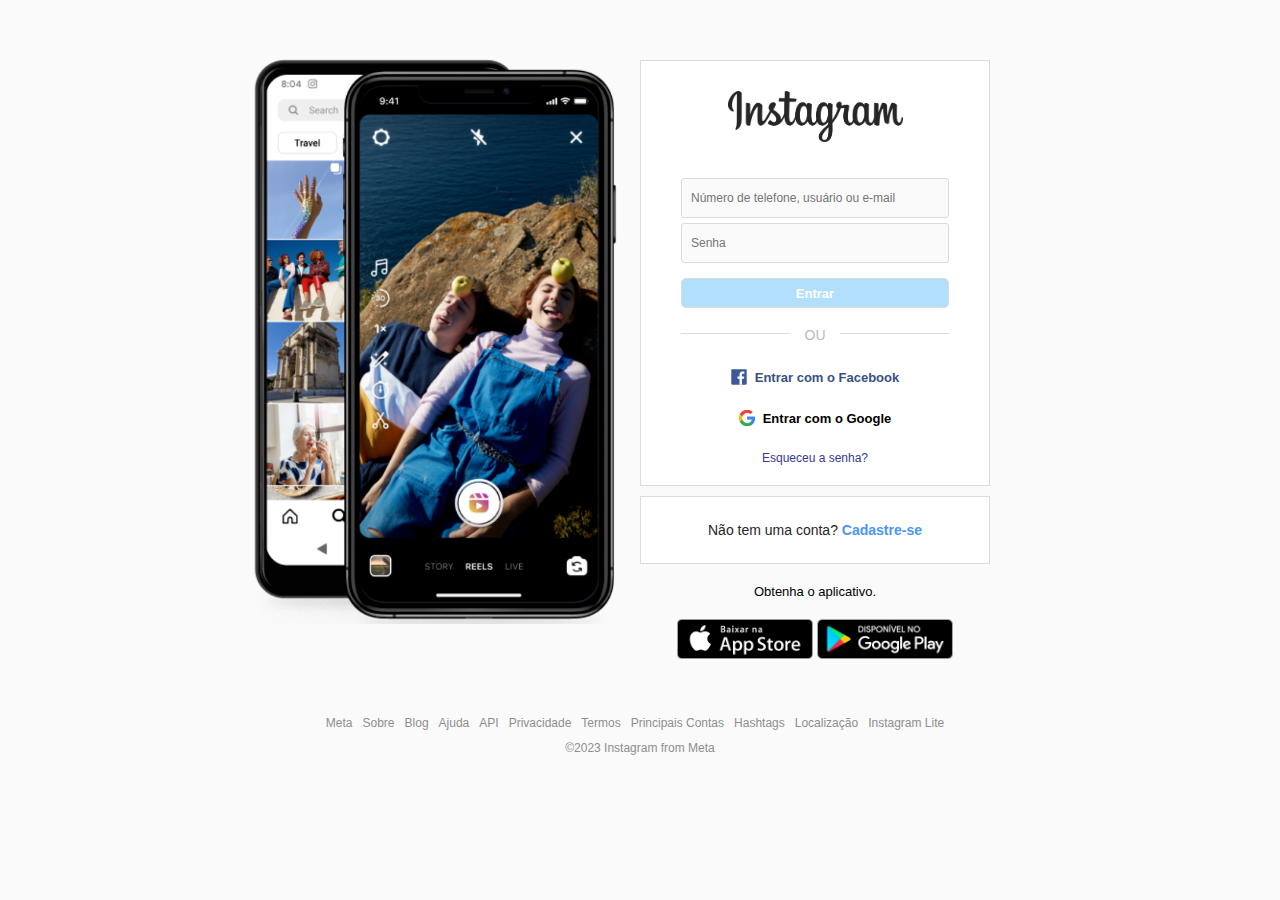
<file: 10_CLONE_HOME_INSTA/index.html>
<!DOCTYPE html>
<html lang="en">
  <head>
    <meta charset="UTF-8" />
    <meta http-equiv="X-UA-Compatible" content="IE=edge" />
    <meta name="viewport" content="width=device-width, initial-scale=1.0" />
    <title>Instagram</title>
    <link rel="stylesheet" href="css/styles.css" />
    <link rel="shortcut icon" href="img/favicon.png" type="image/x-icon" />
  </head>
  <body>
    <main>
      <div id="main-container">
        <!-- Banner Container -->
        <div id="banner-container">
          <img src="img/banner2.png" alt="Crie uma conta no Instagram" />
        </div>
        <!-- Login e Registro -->
        <div id="form-container">
          <div id="form-box">
            <img id="logo-insta" src="img/logo_instagram.png" alt="Instagram" />
            <form id="login-form">
              <input
                type="text"
                name="username"
                placeholder="Número de telefone, usuário ou e-mail"
              />
              <input type="password" name="password" placeholder="Senha" />
              <input type="submit" value="Entrar" />
            </form>
            <div class="separator">
              <div class="line"></div>
              <span>Ou</span>
            </div>
            <div id="other-links">
              <div id="facebook-login">
                <a href="#">
                  <img src="img/logo_facebook.svg" alt="Facebook Login" />
                  <span>Entrar com o Facebook</span>
                </a>
              </div>
              <div id="google-login">
                <a href="#">
                    <img src="img/logo_google.png" alt="Google login">
                    <span>Entrar com o Google</span>
                </a>
              </div>
              <div id="forgot-pass">
                <a href="#">Esqueceu a senha?</a>
              </div>
            </div>
          </div>
          <div id="register-container">
            <p>Não tem uma conta? <a href="#">Cadastre-se</a></p>
          </div>
          <div id="get-app-container">
            <p>Obtenha o aplicativo.</p>
            <a href="#">
              <img src="img/apple_btn.png" alt="Apple Store" />
            </a>
            <a href="#">
              <img src="img/gplay_btn.png" alt="Google Play" />
            </a>
          </div>
        </div>
      </div>
    </main>
    <footer>
      <nav>
        <ul id="footer-links">
          <li><a href="#">Meta</a></li>
          <li><a href="#">Sobre</a></li>
          <li><a href="#">Blog</a></li>
          <li><a href="#">Ajuda</a></li>
          <li><a href="#">API</a></li>
          <li><a href="#">Privacidade</a></li>
          <li><a href="#">Termos</a></li>
          <li><a href="#">Principais Contas</a></li>
          <li><a href="#">Hashtags</a></li>
          <li><a href="#">Localização</a></li>
          <li><a href="#">Instagram Lite</a></li>
        </ul>
      </nav>
      <p id="copyright">&copy;2023 Instagram from Meta</p>
    </footer>
  </body>
</html>
</file>
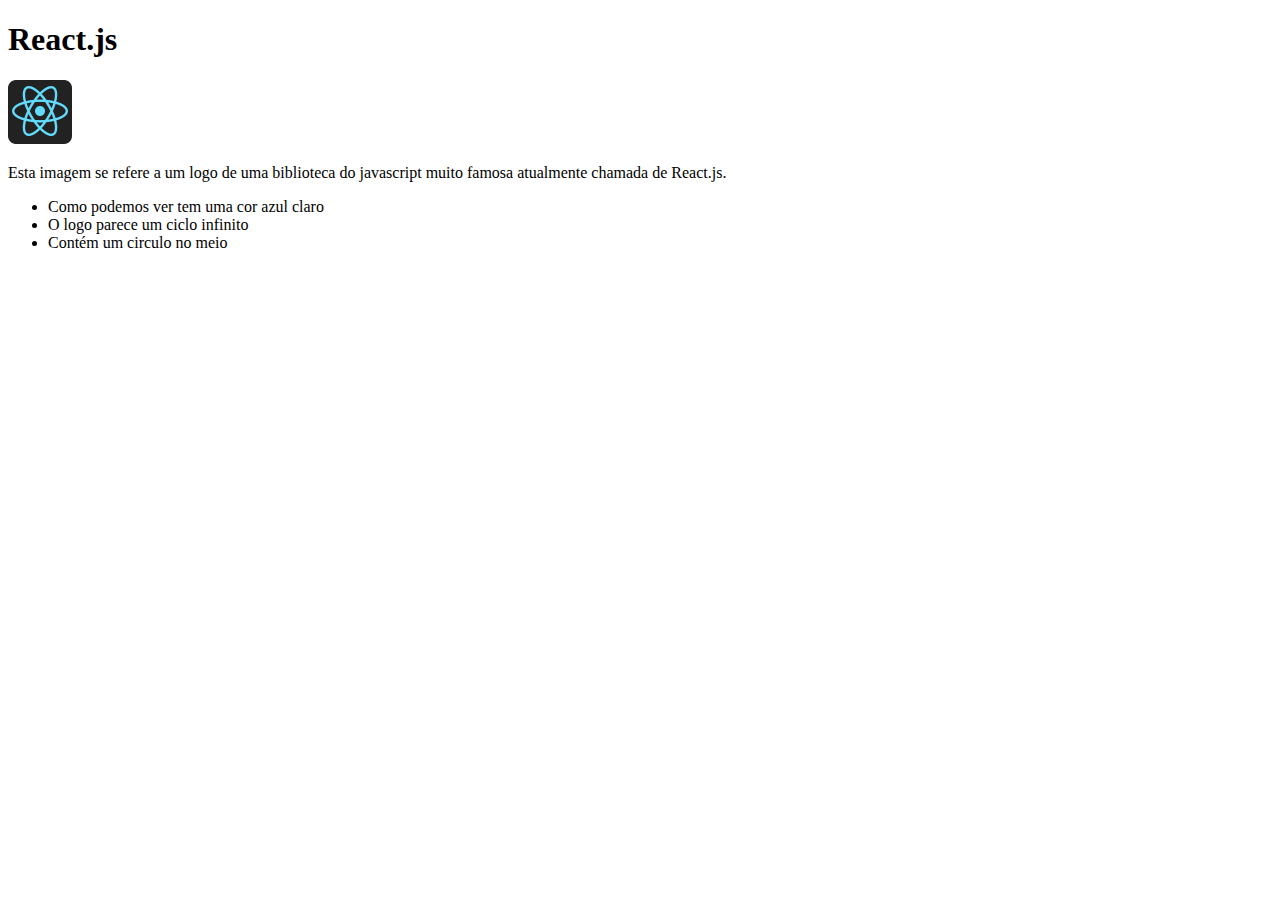
<file: 2_HTML/index.html>
<!DOCTYPE html>
<html lang="en">
<head>
    <meta charset="UTF-8">
    <meta name="viewport" content="width=device-width, initial-scale=1.0">
    <title>Meu primeiro código HTML </title>
</head>
<body>
    <h1>React.js</h1>
    <img src="img.png" alt="Logo da biblioteca do javascript chamada React.js">
    <p>Esta imagem se refere a um logo de uma biblioteca do javascript muito famosa atualmente chamada de React.js.</p>
    <ul>
        <li>Como podemos ver tem uma cor azul claro</li>
        <li>O logo parece um ciclo infinito</li>
        <li>Contém um circulo no meio</li>
    </ul>
</body>
</html>
</file>
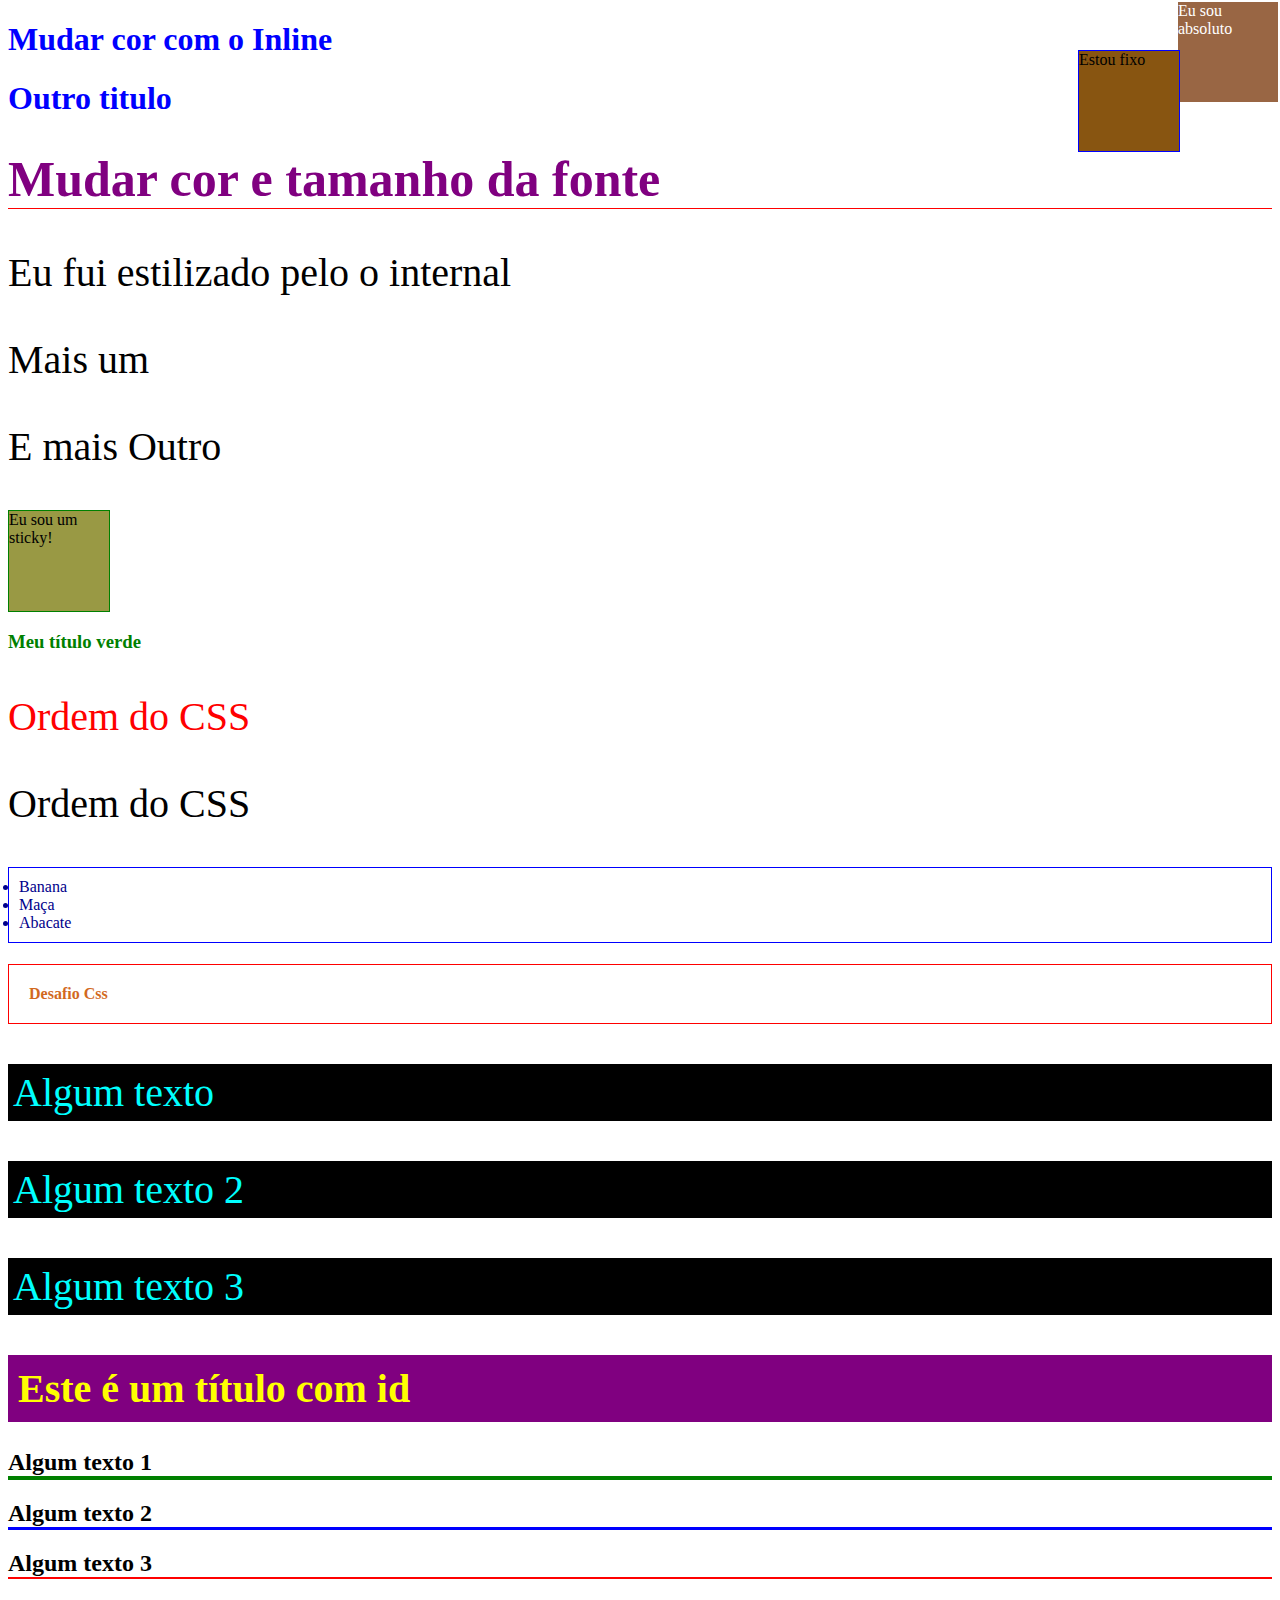
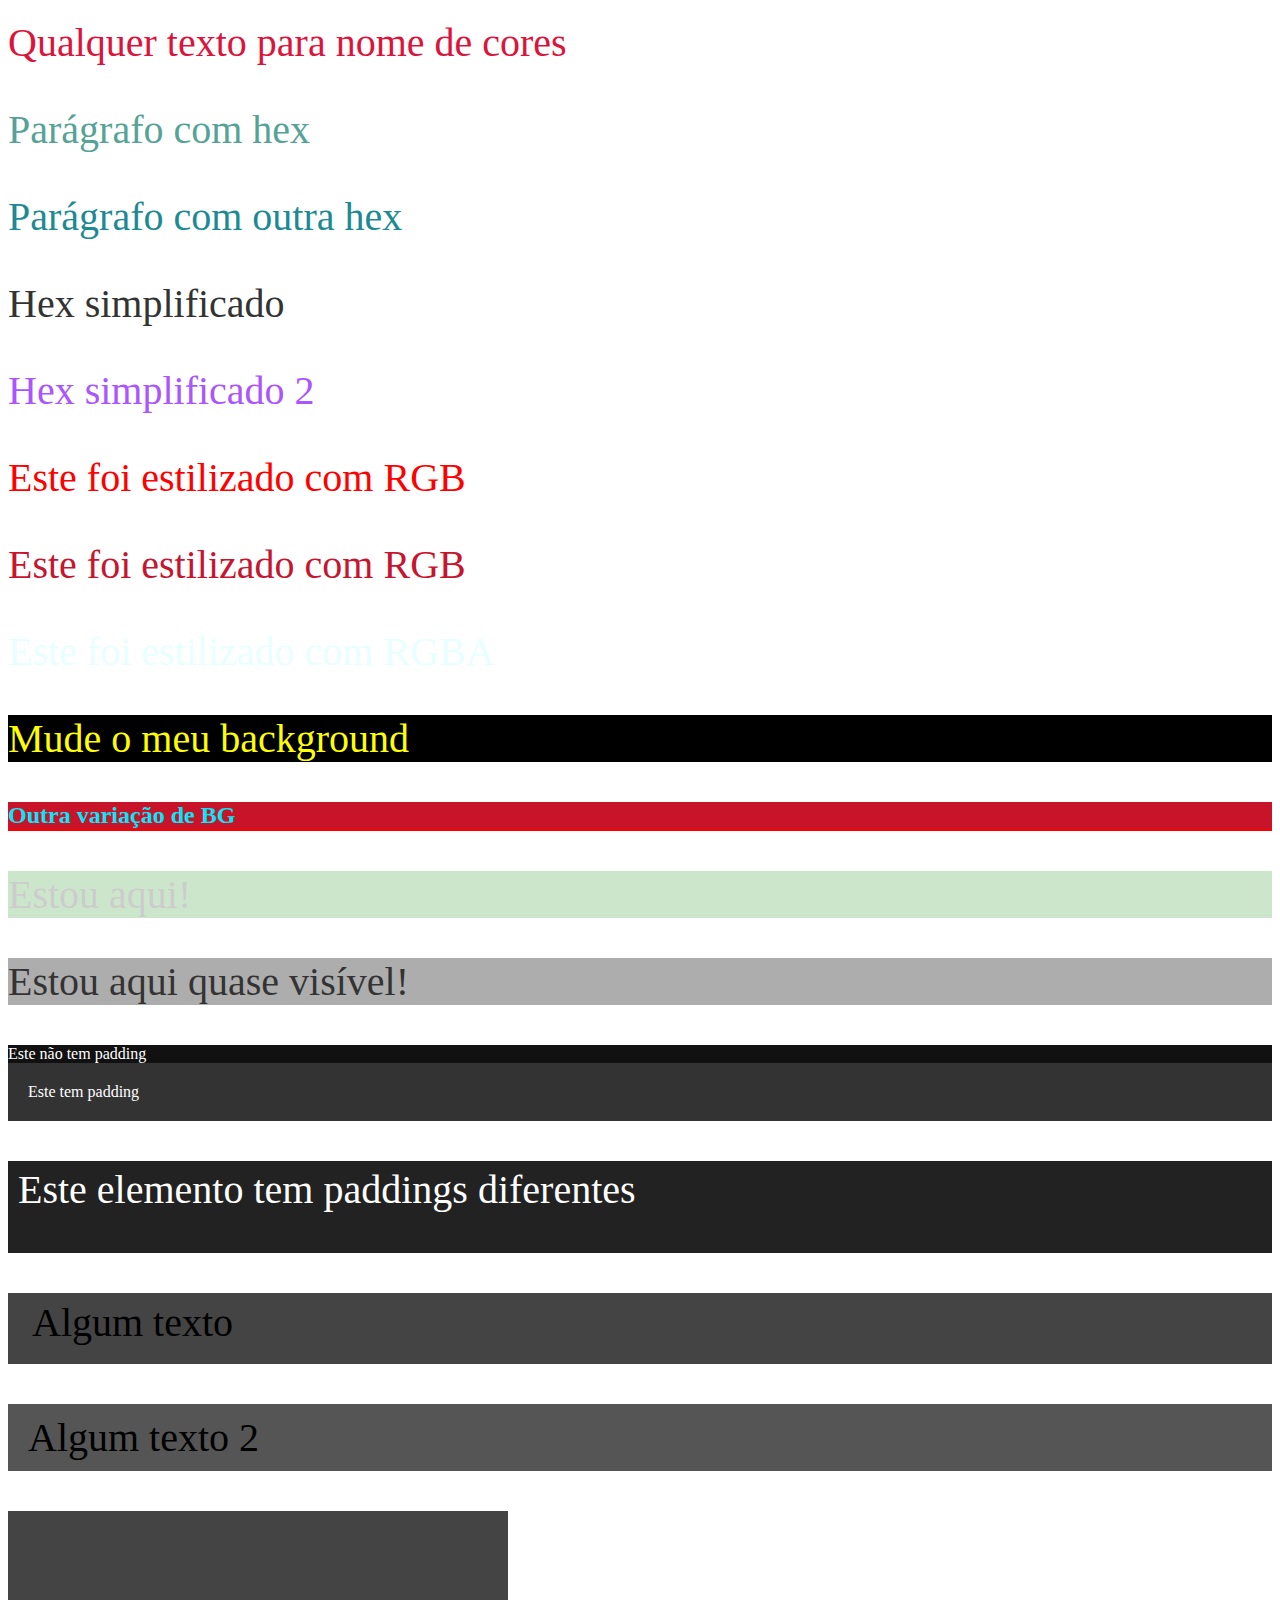
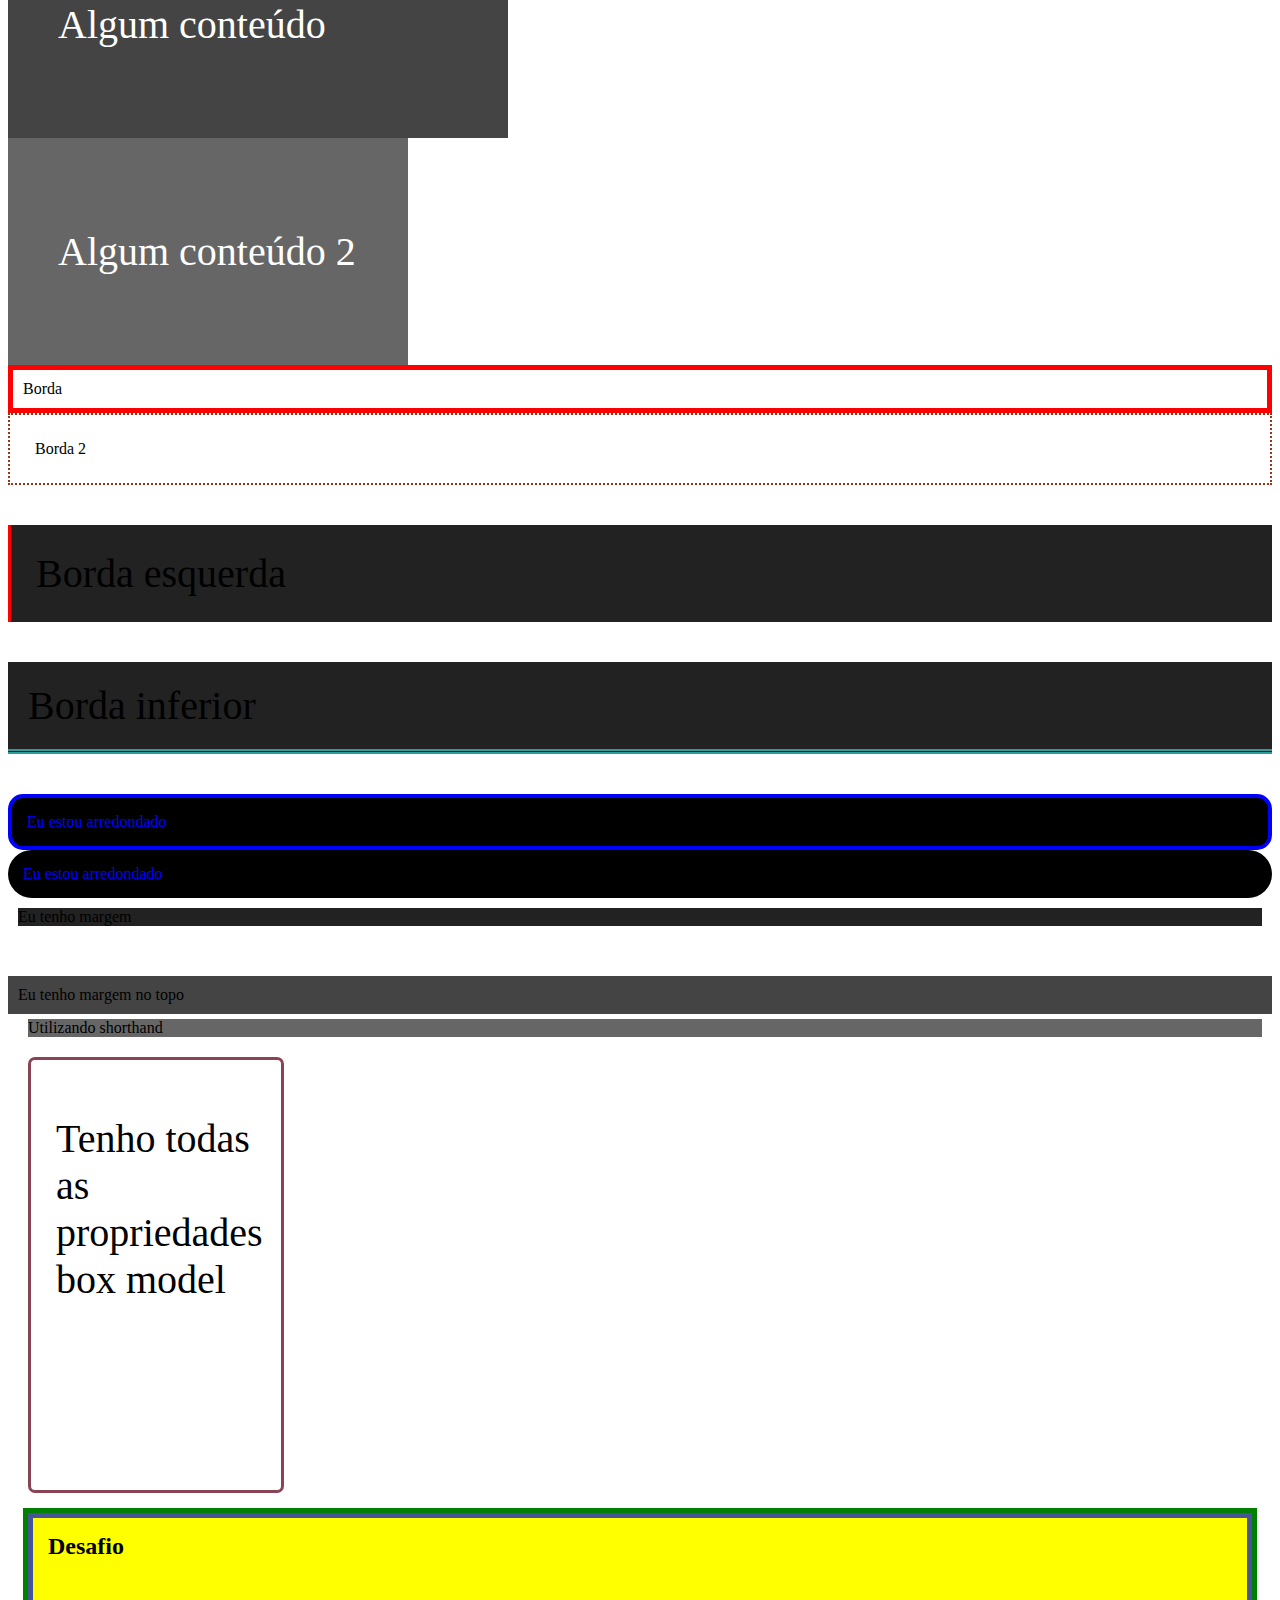
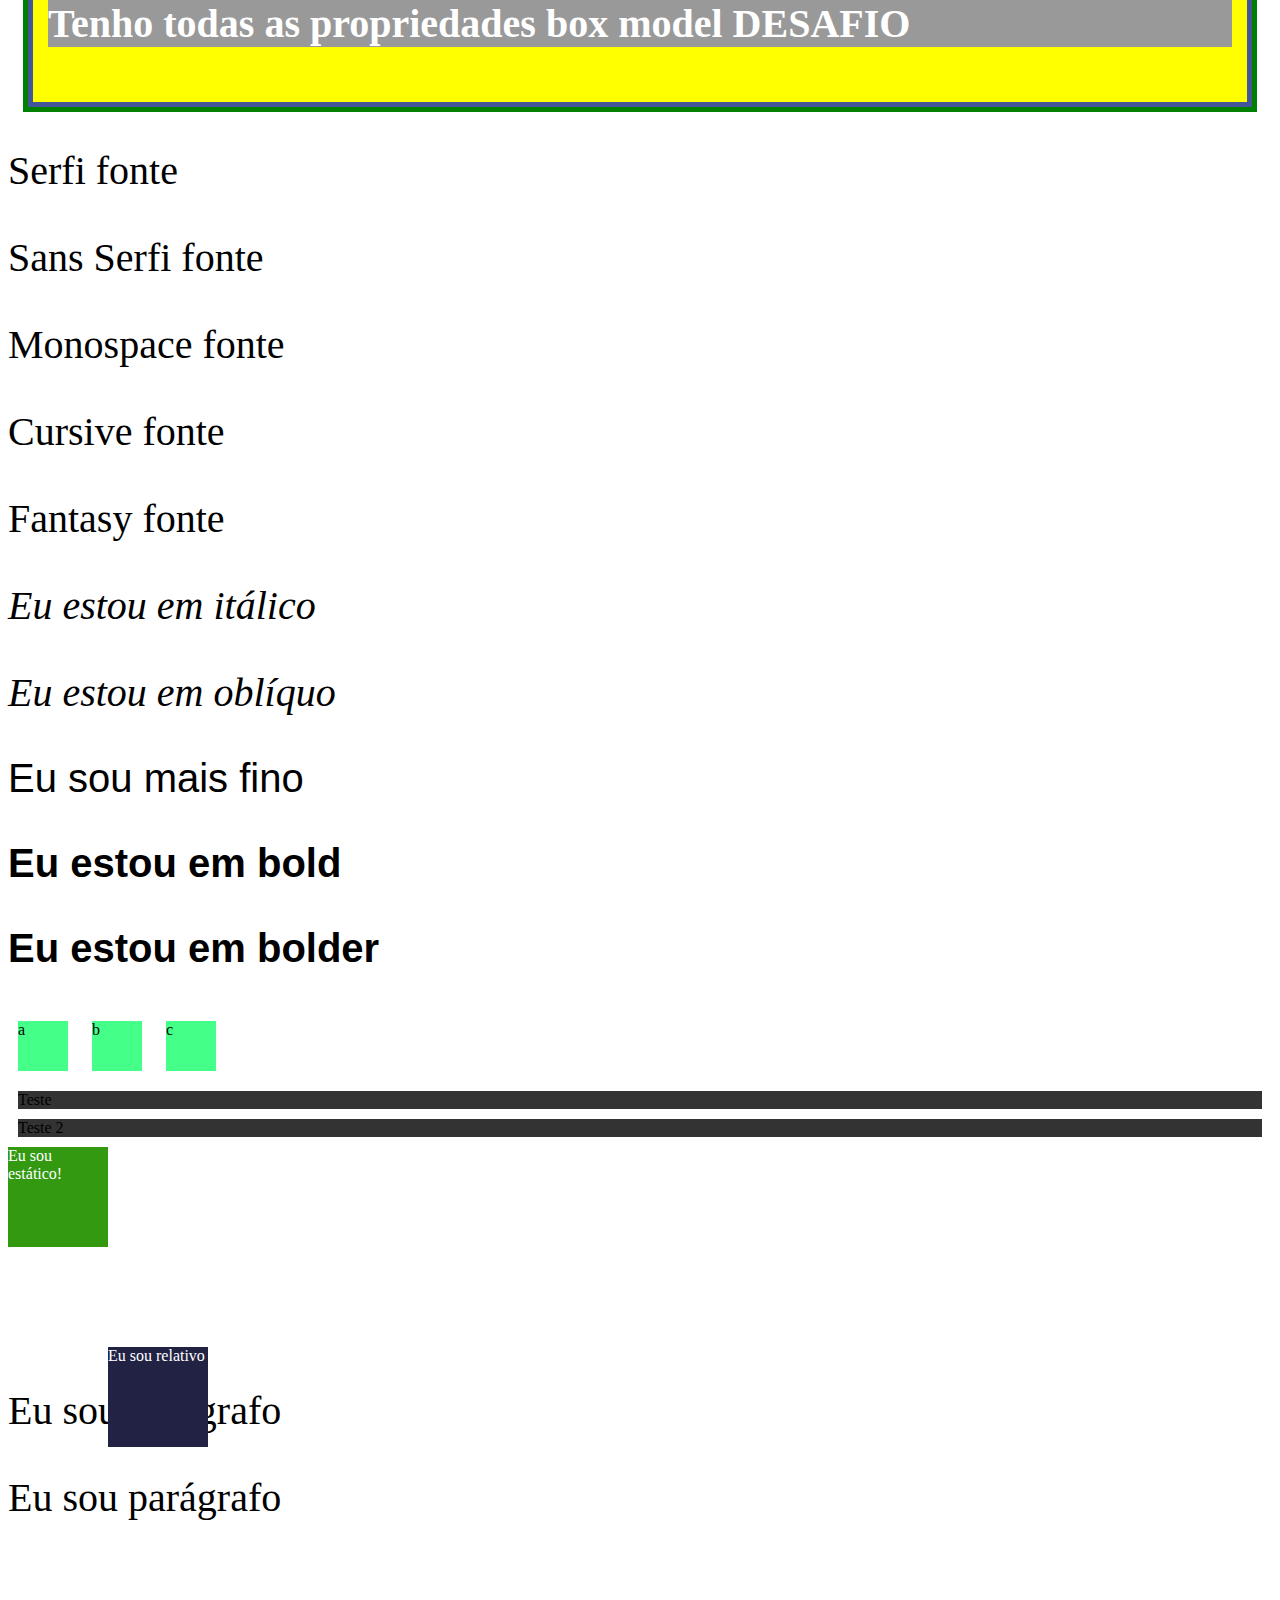
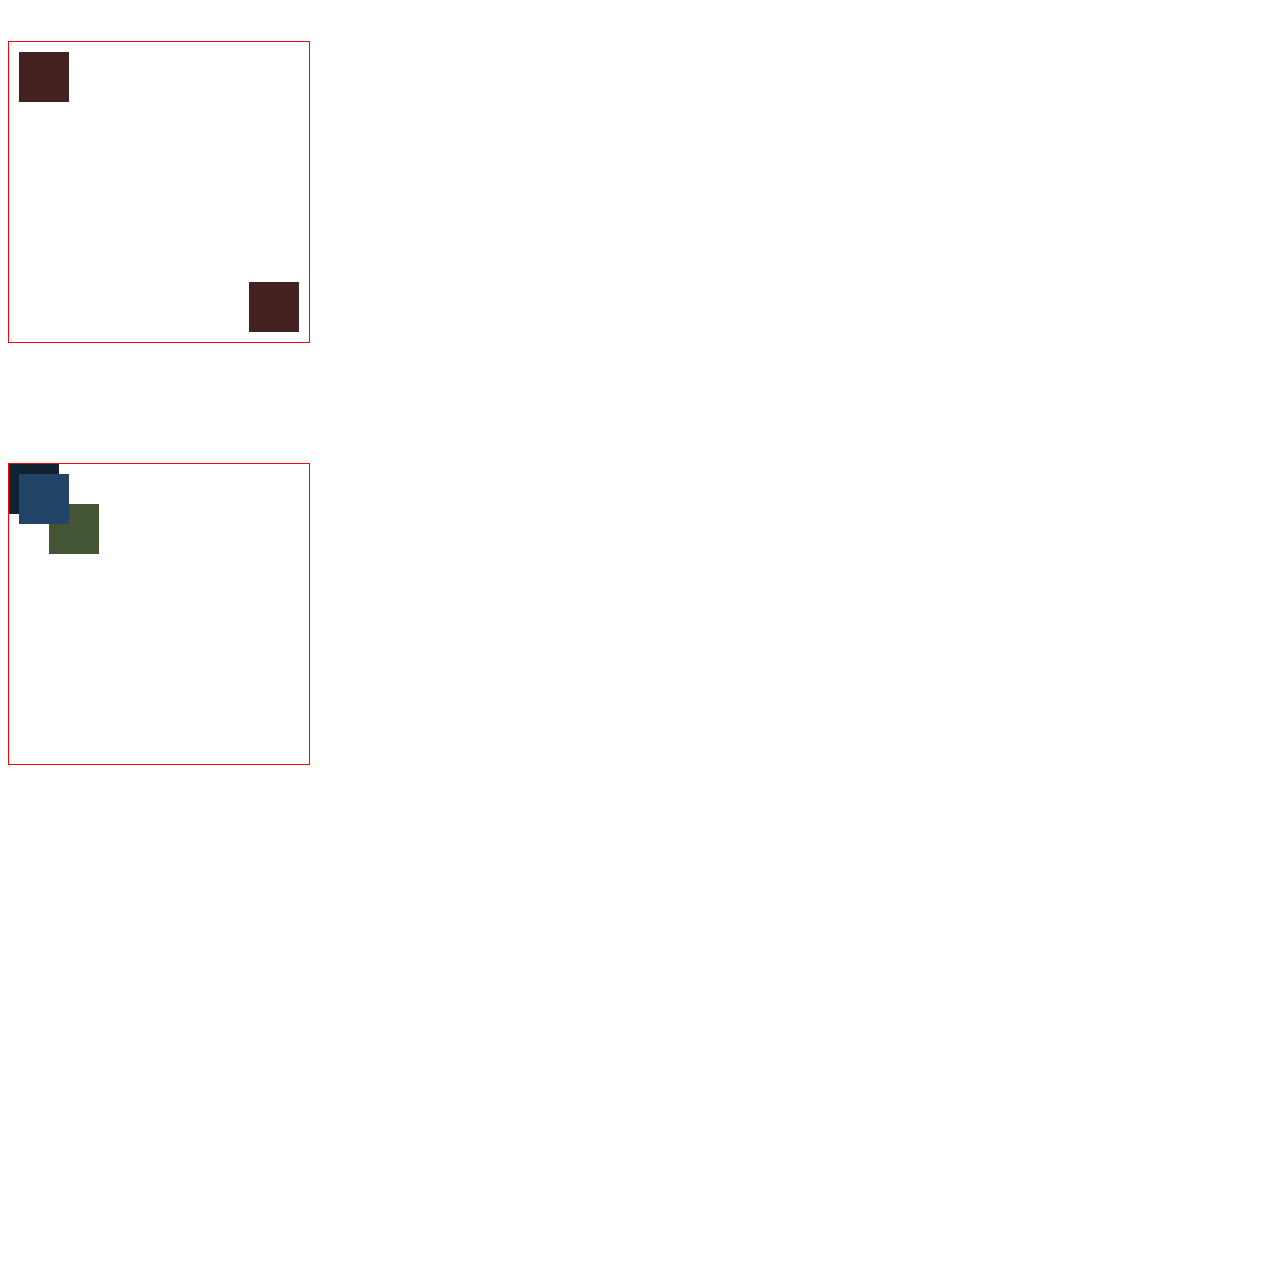
<file: 3_CSS/index.html>
<!DOCTYPE html>
<html lang="en">
<head>
    <meta charset="UTF-8">
    <meta name="viewport" content="width=device-width, initial-scale=1.0">
    <title>CSS</title>
     <!-- 3 - Internal CSS -->
    <style>
        p {
            /* color: gold; */
            font-size: 40px;
        }

    </style>
    <!-- 4 - External CSS -->
    <!-- Folha de estilos cascata -->
    <link rel="stylesheet" href="CSS/styles.css">
    <link rel="stylesheet" href="CSS/list.css">
    <link rel="stylesheet" href="CSS/title.css">
</head>
<body>
    <!-- 1 - Inline CSS -->
    <h1 style="color: blue ">Mudar cor com o Inline</h1>
    <h1 style="color: blue ">Outro titulo</h1>

    <!-- 2 - Multiplas regras-->
    <h1 style="color : purple; font-size: 50px; border-bottom: 1px solid red;">Mudar cor e tamanho da fonte</h1>

    <!-- 3 - Internal CSS -->
    <p>Eu fui estilizado pelo o internal</p>
    <p>Mais um</p>
    <p>E mais Outro</p>

    <!-- 48 - sticky -->
    <div class="sticky">
        <span>Eu sou um sticky!</span>
    </div>

    <!-- 4 - External CSS -->
    <h3>Meu título verde</h3>

    <!-- 5 - Ordem do CSS -->
    <p style="color: red;">Ordem do CSS</p>
    <p>Ordem do CSS</p> 
    
    <!-- 6 - multiplos CSS -->
    <ul>
        <li>Banana</li>
        <li>Maça</li>
        <li>Abacate</li>
    </ul>

    <!-- 7 - Desafio CSS -->
    
    <h4>Desafio Css</h4>

    <!-- 8 - Classes (elementos que se repetem)-->

    <p class="paragraph">Algum texto</p>
    <p class="paragraph">Algum texto 2</p>
    <p class="paragraph">Algum texto 3</p>

    <!-- 9 - IDs (para elementos únicos) -->
    <h1 id="exclusive-title">Este é um título com id</h1>

    <!-- 10 - Multipllas regras, ordem do css -->
    <h2 id="algum-titulo" class="titulo">Algum texto 1</h2>
    <h2 class="titulo">Algum texto 2</h2>
    <h2>Algum texto 3</h2>

    <!-- 11 - Nome de cor -->
    <p class="color-name">Qualquer texto para nome de cores</p>

    <!-- 12 - HEX -->
    <p class="hex">Parágrafo com hex</p>
    <p class="hex-2">Parágrafo com outra hex</p>


    <!-- 13 - mais sobre hex -->
    <p class="simple-hex">Hex simplificado</p>
    <p class="simple-hex-2">Hex simplificado 2</p>

    <!-- 114 - rgb -->
    <p class="rgb">Este foi estilizado com RGB</p>
    <p class="mixed-rgb">Este foi estilizado com RGB</p>

    <!-- 15 - rgba -->
    <p class="rgba">Este foi estilizado com RGBA</p>

    <!-- 17 - background-color -->
    <p class="bg">Mude o meu background</p>
    <h2 class="bg-2">Outra variação de BG</h2>

    <!-- 18 - opacidade no bg -->
    <div class="bg-opacity">
        <p>Estou aqui!</p>
    </div>

    <div class="bg-opacity-2">
        <p>Estou aqui quase visível!</p>
    </div>


    <!-- 23 - padding -->
    <div class="without-padding">Este não tem padding</div>
    <div class="padding">Este tem padding</div>

    <!-- 24 - padding individual -->
    <p class="padding-individual">Este elemento tem paddings diferentes</p>

    <!-- 25 - shorthand properties -->
    <p class="shorthand-padding">Algum texto</p>
    <p class="shorthand-padding-2">Algum texto 2</p>


    <!-- 26 - oadding com width-->
    <div class="without-border-box">
        <p>Algum conteúdo</p>
    </div>
    <div class="border-box">
        <p>Algum conteúdo 2</p>
    </div>

    <!-- 27 - border -->
    <div class="border">Borda</div>
    <div class="border-2">Borda 2</div>

    <!-- 28 - borda individual -->
    <p class="border-left">Borda esquerda</p>
    <p class="border-bottom">Borda inferior</p>

    <!-- 29 - borda arredondada -->
    <div class="rounder-p">Eu estou arredondado</div>
    <div class="rounder-p-2">Eu estou arredondado</div>

    <!-- 30 - margem -->
    <div class="margem">Eu tenho margem</div>
    <div class="margem-top">Eu tenho margem no topo</div>
    <div class="margem-shorthand">Utilizando shorthand</div>

    <!-- 31 - box model juntos -->
    <div class="box-model">
        <p>Tenho todas as propriedades box model</p>
    </div>
    
    <!-- desafio CSS 2 -->
    <div>
        <h2 id="Desafio">Desafio
            <p class="Text-desafio">Tenho todas as propriedades box model DESAFIO</p>
        </h2>
    </div>

    <!-- 37 - Fonts (SHIFT + ALT = COPIAR PARA BAIXO)-->
    <p class="serfi">Serfi fonte</p>
    <p class="sans-serfi">Sans Serfi fonte</p>
    <p class="monospace">Monospace fonte</p>
    <p class="cursive">Cursive fonte</p>
    <p class="fantasy">Fantasy fonte</p>

    <!-- 38 - Estilo das fontes -->
    <p class="italic">Eu estou em itálico</p>
    <p class="oblique">Eu estou em oblíquo</p>

    <!-- 39 - Font weight -->
    <p class="thin">Eu sou mais fino</p>
    <p class="bold">Eu estou em bold</p>
    <p class="bolder">Eu estou em bolder</p>

    <!-- 41 - Display -->
    <div class="inline-box">a</div>
    <div class="inline-box">b</div>
    <div class="inline-box">c</div>
    <span class="block">Teste</span>
    <span class="block">Teste 2</span>

    <!-- 42 - Escondendo Elemento -->
    <p class="invisible">Me encontre se puder</p>

    <!-- 43 - STATIC -->
    <div class="static">
        <span>Eu sou estático!</span>
    </div>

    <!-- 44 - relative -->
    <div class="relative">
        <span>Eu sou relativo</span>
    </div>
    <p>Eu sou parágrafo</p>

    <!-- 45 - absolute -->
    <div class="absolute">
        <span>Eu sou absoluto</span>
    </div>
    <p>Eu sou parágrafo</p>

    <!-- 46 - relative com absolute -->
    <div class="relative-container">
        <div class="absolute-1"></div>
        <div class="absolute-2"></div>
    </div>

    <!-- 47 - fixed -->
    <div class="fixed">
        <span>Estou fixo</span>
    </div>

    <!-- 48 - z-index -->
    <div class="relative-container">
        <div class="absolute-3"></div>
        <div class="absolute-4"></div>
        <div class="absolute-5"></div>
    </div>




</body>
</html>
</file>
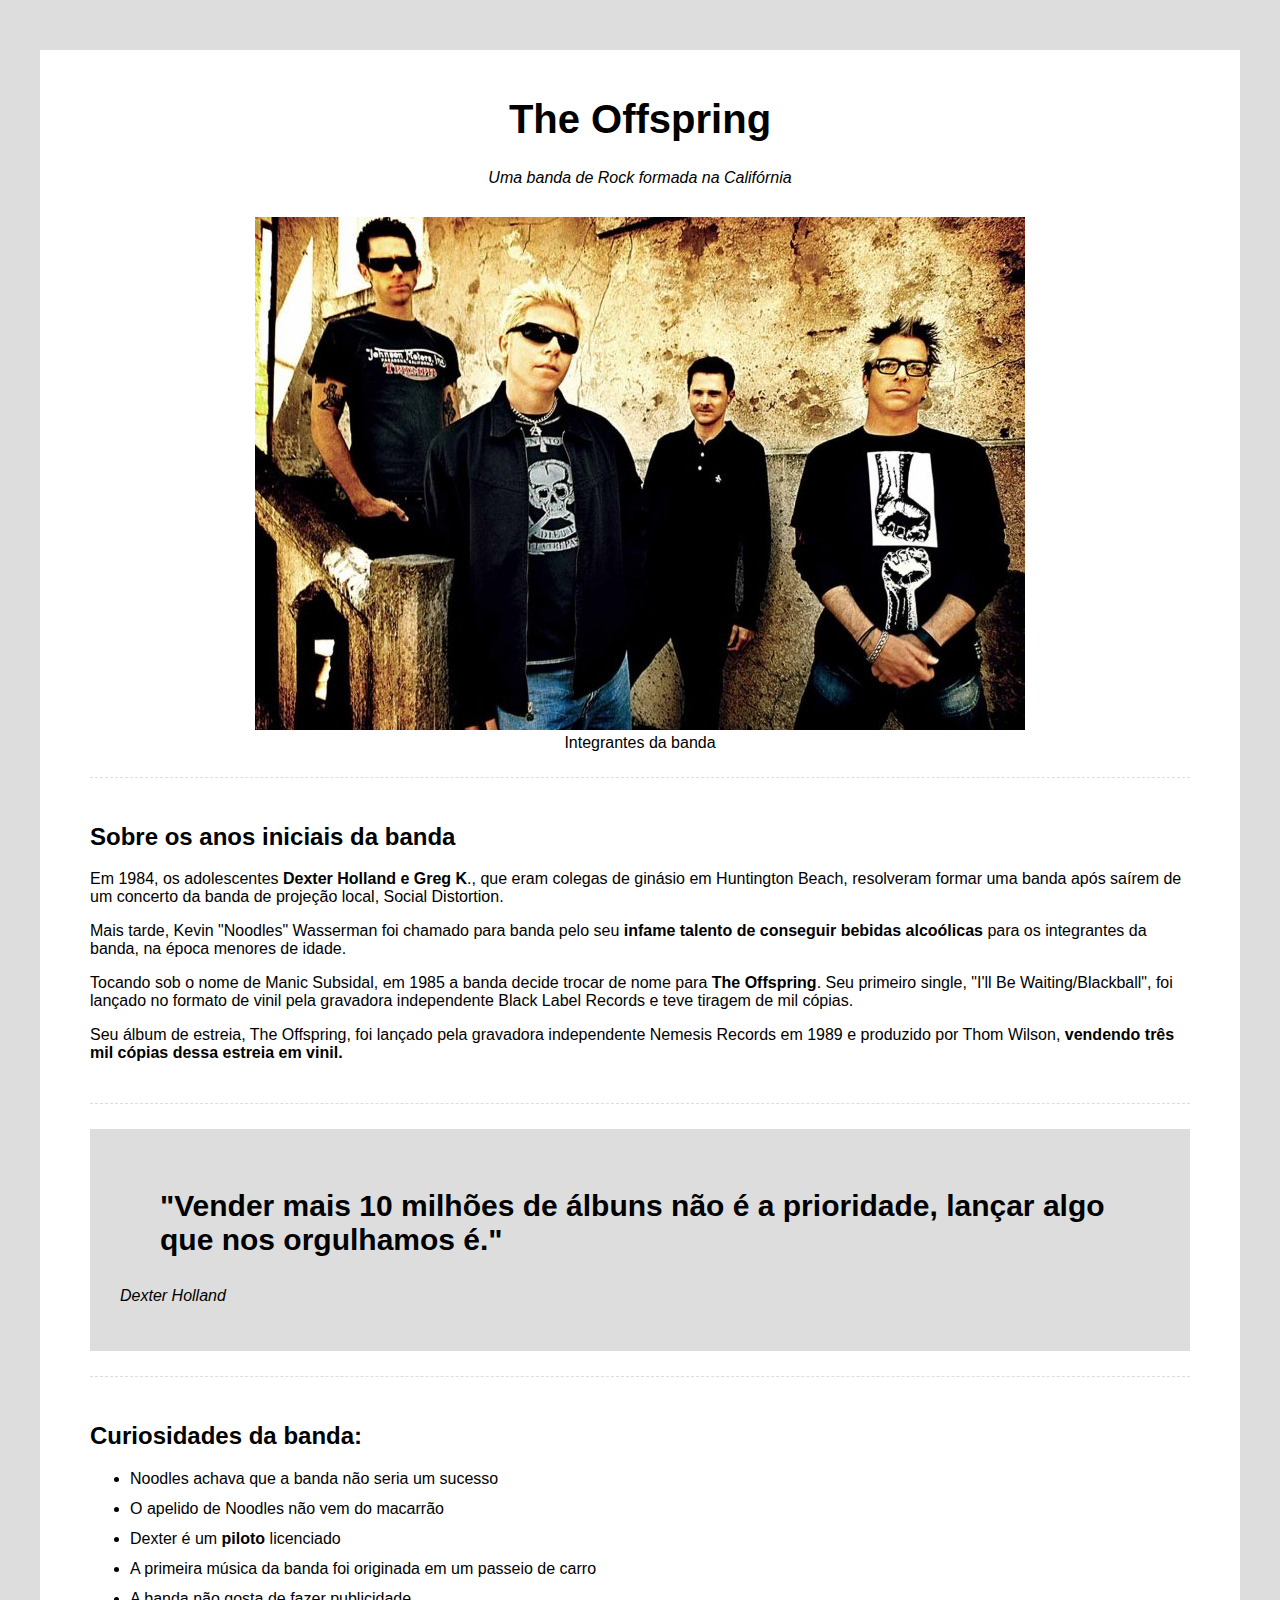
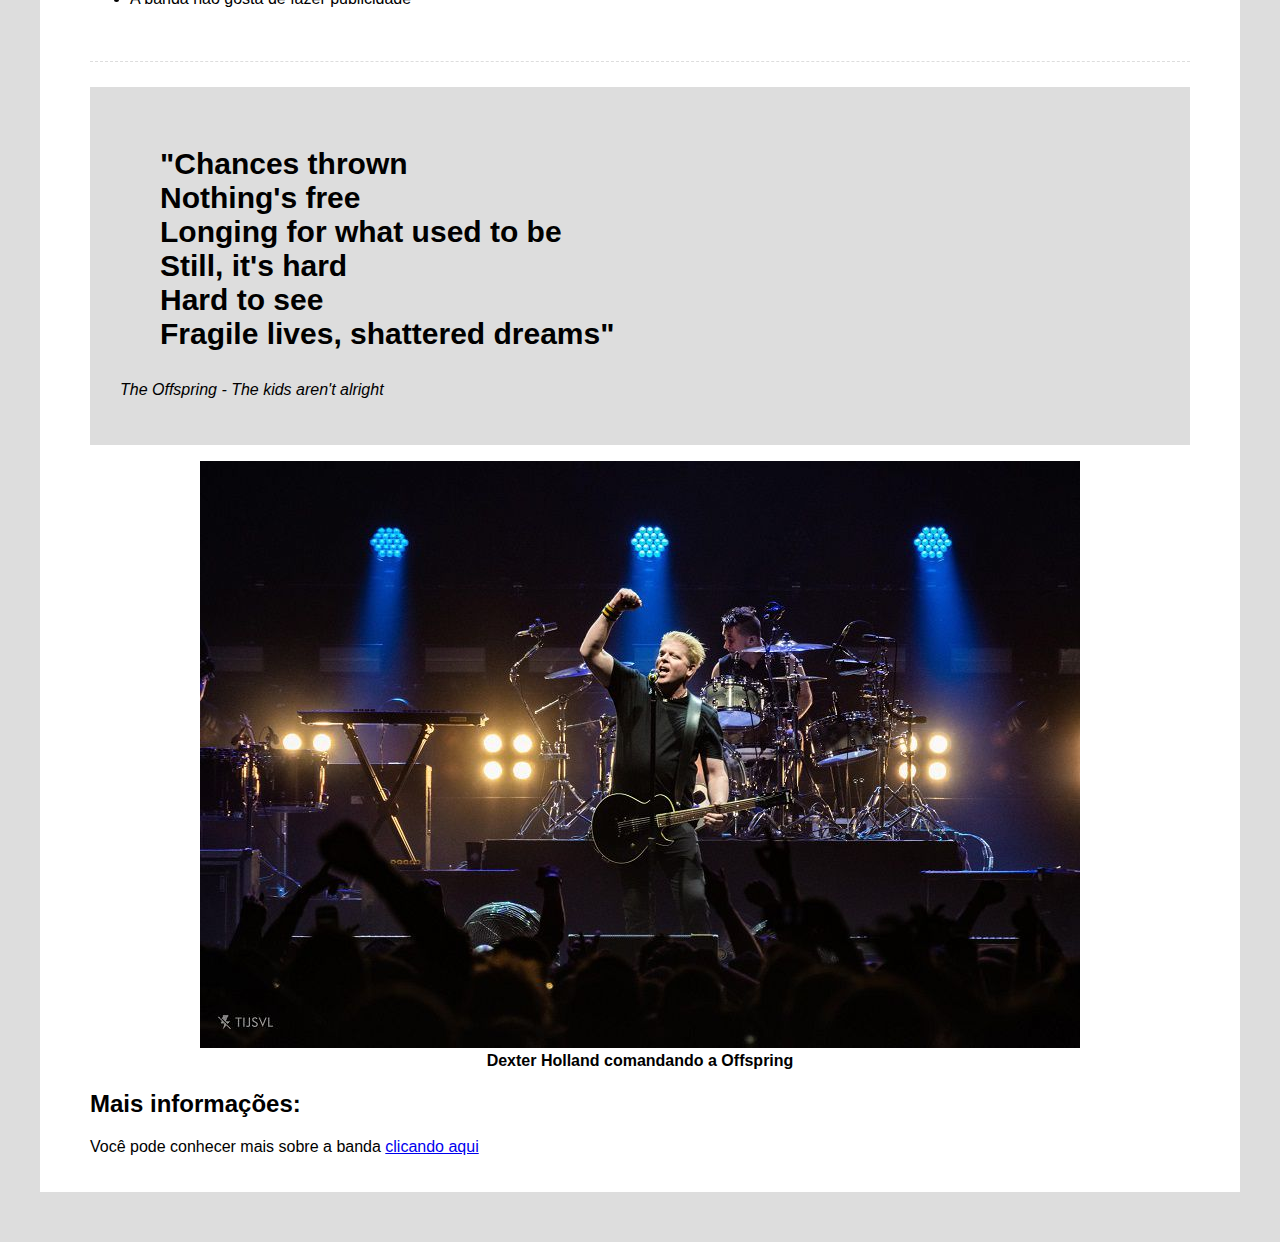
<file: 4_TRIBUTO/index.html>
<!DOCTYPE html>
<html lang="en">
  <head>
    <meta charset="UTF-8" />
    <meta http-equiv="X-UA-Compatible" content="IE=edge" />
    <meta name="viewport" content="width=device-width, initial-scale=1.0" />
    <title>Página de Tributo: The Offspring</title>
    <link rel="stylesheet" href="css/styles.css" />
  </head>
  <body>
    <div class="container">
      <!-- Cabeçalho -->
      <div class="header">
        <h1 class="main-title">The Offspring</h1>
        <p class="main-paragraph">Uma banda de Rock formada na Califórnia</p>
      </div>
      <!-- Imagem de destaque -->
      <div class="featured-image">
        <figure>
          <img src="img/offspring_1.jpg" alt="A banda The Offspring" />
          <figcaption>Integrantes da banda</figcaption>
        </figure>
      </div>
      <!-- Biografia -->
      <div class="biography-container">
        <h2>Sobre os anos iniciais da banda</h2>
        <p>
          Em 1984, os adolescentes
          <span class="bold">Dexter Holland e Greg K</span>., que eram colegas
          de ginásio em Huntington Beach, resolveram formar uma banda após
          saírem de um concerto da banda de projeção local, Social Distortion.
        </p>
        <p>
          Mais tarde, Kevin "Noodles" Wasserman foi chamado para banda pelo seu
          <span class="bold"
            >infame talento de conseguir bebidas alcoólicas</span
          >
          para os integrantes da banda, na época menores de idade.
        </p>
        <p>
          Tocando sob o nome de Manic Subsidal, em 1985 a banda decide trocar de
          nome para <span class="bold">The Offspring</span>. Seu primeiro
          single, "I'll Be Waiting/Blackball", foi lançado no formato de vinil
          pela gravadora independente Black Label Records e teve tiragem de mil
          cópias.
        </p>
        <p>
          Seu álbum de estreia, The Offspring, foi lançado pela gravadora
          independente Nemesis Records em 1989 e produzido por Thom Wilson,
          <span class="bold">
            vendendo três mil cópias dessa estreia em vinil.</span
          >
        </p>
      </div>
      <!-- Container de citação -->
      <div class="quotes-container">
        <blockquote>
          "Vender mais 10 milhões de álbuns não é a prioridade, lançar algo que
          nos orgulhamos é."
        </blockquote>
        <p>Dexter Holland</p>
      </div>
      <!-- Curiosidades -->
      <div class="curiosities-container">
        <h2>Curiosidades da banda:</h2>
        <ul>
          <li>Noodles achava que a banda não seria um sucesso</li>
          <li>O apelido de Noodles não vem do macarrão</li>
          <li>Dexter é um <span class="bold">piloto</span> licenciado</li>
          <li>
            A primeira música da banda foi originada em um passeio de carro
          </li>
          <li>A banda não gosta de fazer publicidade</li>
        </ul>
      </div>
      <!-- Segunda citação -->
      <div class="quotes-container">
        <blockquote>
          "Chances thrown <br />
          Nothing's free <br />
          Longing for what used to be <br />
          Still, it's hard <br />
          Hard to see <br />
          Fragile lives, shattered dreams"
        </blockquote>
        <p>The Offspring - The kids aren't alright</p>
      </div>
      <!-- Segunda imagem -->
      <div class="img-bold">
        <figure>
          <img src="img/offspring_2.jpeg" alt="The Offspring em um show" />
          <figcaption>Dexter Holland comandando a Offspring</figcaption>
        </figure>
      </div>
      <!-- Mais informações -->
      <div class="moreinfo-container">
        <h2>Mais informações:</h2>
        <p>
          Você pode conhecer mais sobre a banda
          <a href="https://pt.wikipedia.org/wiki/The_Offspring"
            >clicando aqui</a
          >
        </p>
      </div>
    </div>
  </body>
</html>
</file>
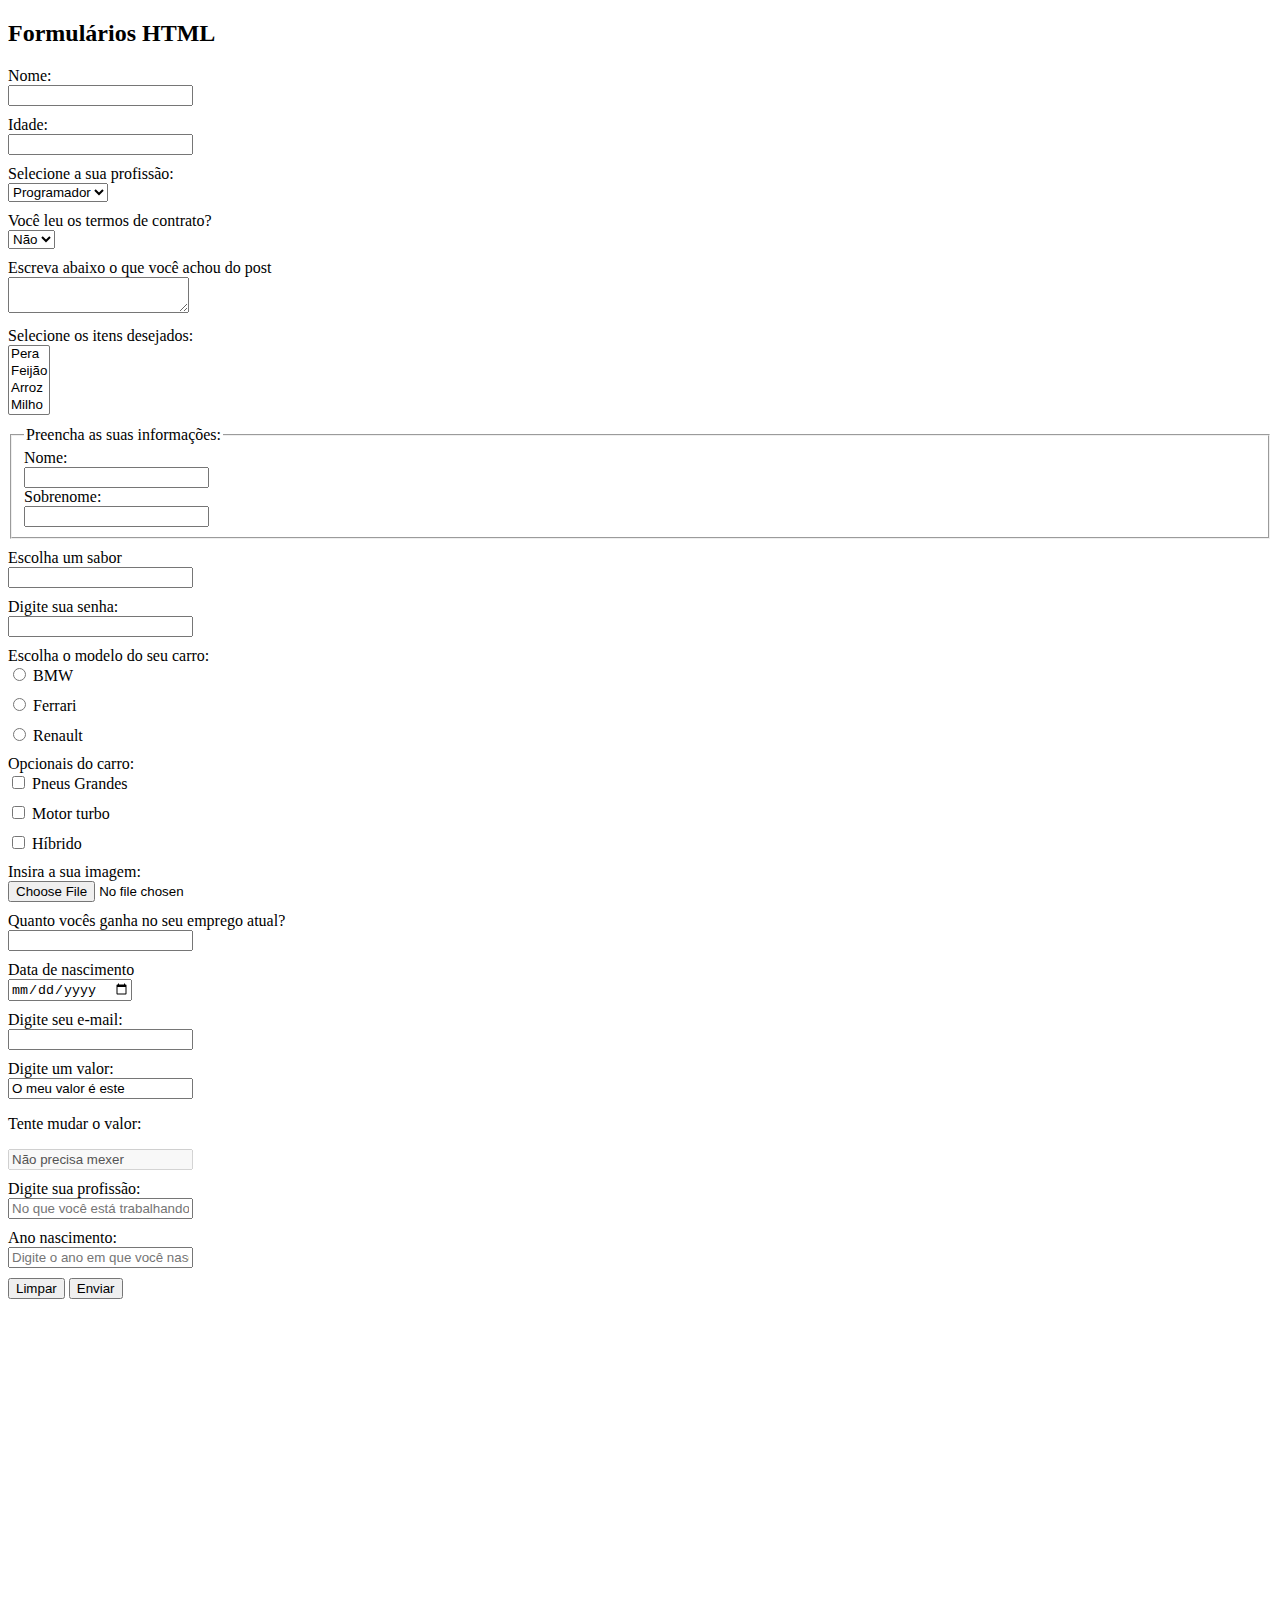
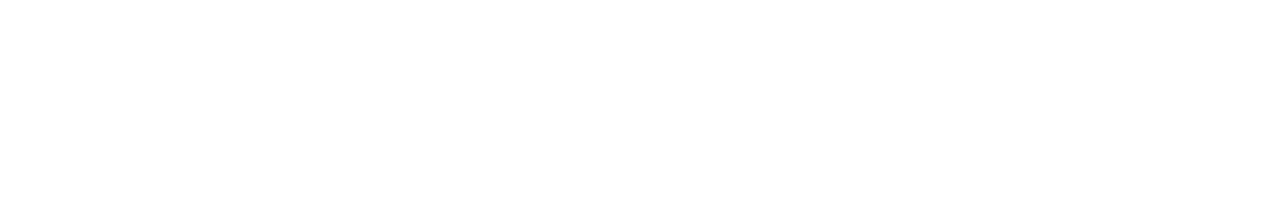
<file: 5_FORM/index.html>
<!DOCTYPE html>
<html lang="en">
<head>
    <meta charset="UTF-8">
    <meta name="viewport" content="width=device-width, initial-scale=1.0">
    <title>Formulários</title>
    <link rel="stylesheet" href="css/styles.css">
</head>
<body>
    <h2>Formulários HTML</h2>
    <!-- 1 - Primeiro formulário -->
    <!-- 2 - Atributos do formulário -->
    <form action="register.php" method="post">
        <div>
        <label>Nome:</label>
        <input type="text" >
        </div>
        <!-- 3 - atributo name -->
        <div>
            <!-- 4 - atributo label -->
            <label for="age">Idade:</label>
            <input type="text" name="age">
        </div>
        <!-- 6 - select -->
        <div>
            <label for="job">Selecione a sua profissão:</label>
            <select name="job" >
                <option value="programador">Programador</option>
                <option value="Tester/QA">Tester/QA</option>
                <option value="devops">DevOps</option>
            </select>
        </div>
        <!-- 7 - Atributo selected -->
        <div>
            <label for="contract">Você leu os termos de contrato?</label>
            <select name="contract">
                <option value="sim">Sim</option>
                <option value="não" selected>Não</option>
            </select>
        </div>
        <!-- 9 - TEXTAREA -->
        <div>
            <label for="comment">Escreva abaixo o que você achou do post</label>
            <textarea name="comment"></textarea>
        </div>
    
        <!-- 8 - multiplas opções -->
        <div>
            <label for="itens">Selecione os itens desejados:</label>
            <select name="itens" multiple>
                <option value="pera">Pera</option>
                <option value="feijao">Feijão</option>
                <option value="arroz">Arroz</option>
                <option value="milho">Milho</option>
            </select>
        </div>
         <!-- 10 - fieldset e legend -->
         <div>
            <fieldset>
                    <legend>Preencha as suas informações:</legend>
                    <label for="firstname">Nome:</label>
                    <input type="text" name="firstname">
                    <label for="lastname">Sobrenome:</label>
                    <input type="text" name="lastname">
            </fieldset>
         </div>
         <!-- 11- datalist -->
         <div>
            <label for="flavor">Escolha um sabor</label>
            <input type="text" list="flavors" name="flavor">

            <datalist id="flavors">
                <option value="Cereja"></option>
                <option value="Morango"></option>
                <option value="Abacaxi"></option>
                <option value="Chocolate"></option>
            </datalist>
         </div>

         <!-- 12 - Senha -->
         <div>
            <label for="password">Digite sua senha:</label>
            <input type="password" name="password">
         </div>
         <!-- 14- radio button -->
         <div>
            <label for="car_model">Escolha o modelo do seu carro:</label>
            <div class="radio">
                <input type="radio" value="bmw" name="car_model">
                <label for="bmw">BMW</label>
            </div>
            <div class="radio">
                <input type="radio" value="ferrari" name="car_model">
                <label for="ferrari">Ferrari</label>
            </div>
            <div class="radio">
                <input type="radio" value="renault" name="car_model">
                <label for="renault">Renault</label>
            </div>
         </div>

         <!-- 15 - checkbox -->
         <div>
            <label for="optionals">Opcionais do carro:</label>
            <div class="radio">
                <input type="checkbox" name="optionals[]" value="big_tires">
                <label for="big_tires">Pneus Grandes</label>
            </div>
            <div class="radio">
                <input type="checkbox" name="optionals[]" value="turbo_engine">
                <label for="turbo_engine">Motor turbo</label>
            </div>
            <div class="radio">
                <input type="checkbox" name="optionals[]" value="hybrid">
                <label for="hybrid ">Híbrido</label>
            </div>
         </div>

         <!-- 17 - arquivos -->
         <div>
            <label for="image">Insira a sua imagem:</label>
            <input type="file" name="image">
         </div>

         <!-- 18 - numeros -->
         <div>
            <label for="salary">Quanto vocês ganha no seu emprego atual?</label>
            <input type="number" name="salary">
         </div>

         <!-- 16 - datas -->
         <div>
            <label for="birthday">Data de nascimento</label>
            <input type="date" name="birthday">
         </div>

         <!-- 19 - e-mails -->
         <div>
            <label for="email">Digite seu e-mail:</label>
            <input type="email" name="email">
         </div>

        <!-- 20 - value -->
        <div>
            <label for="value">Digite um valor:</label>
            <input type="text" value="O meu valor é este" name="value">
        </div>

        <!-- 21 - disable -->
        <div>
            <p>Tente mudar o valor:</p>
            <input type="text" value="Não precisa mexer" disabled>
        </div>

        <!-- 22 - placeholder -->
        <div>
            <label for="curreljob">Digite sua profissão:</label>
            <input type="text" name="curreljob" placeholder="No que você está trabalhando agora?">
        </div>

        <!-- 23 - required -->
        <div>
            <label for="birthyear">Ano nascimento:</label>
            <input type="text" placeholder="Digite o ano em que você nasceu:" required>
        </div>


         <!-- 13 - resetar form -->
         <input type="reset" value="Limpar">
        <!-- 5 - envio de form -->
        <input type="submit" value="Enviar">
    </form>

</body>
</html>
</file>
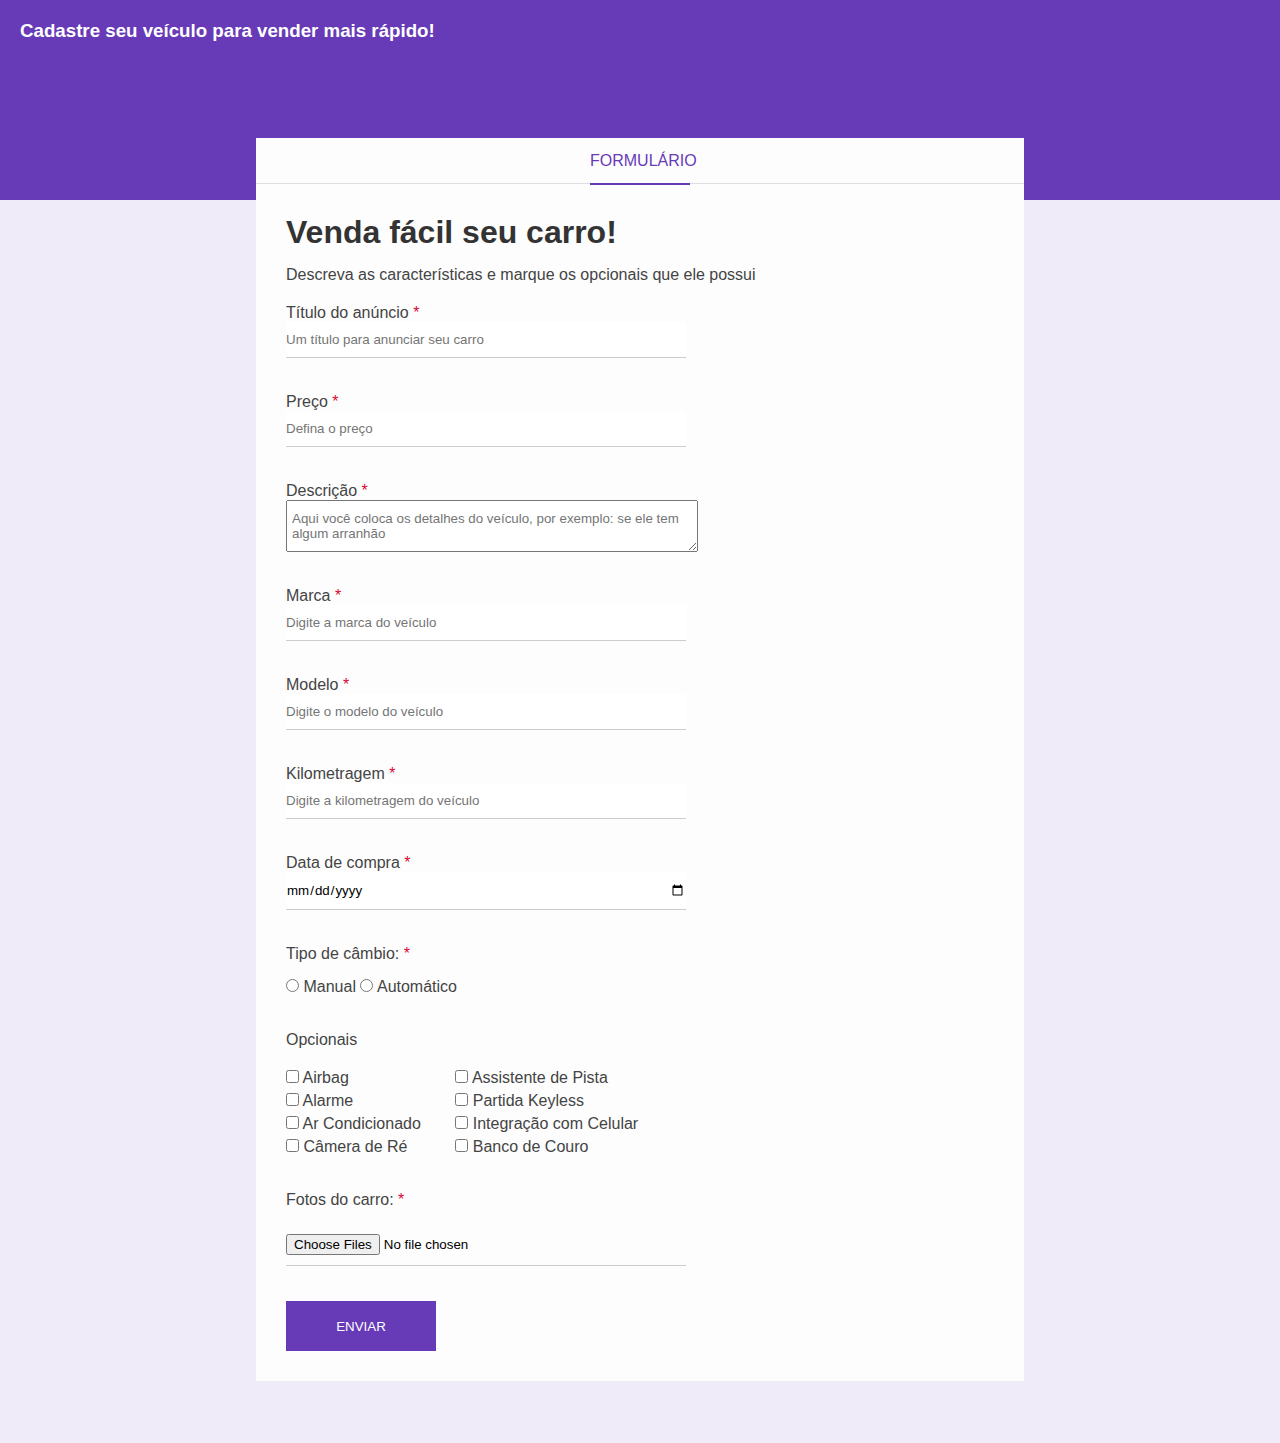
<file: 6_FORM_PROJECT/index.html>
<!DOCTYPE html>
<html lang="en">
  <head>
    <meta charset="UTF-8" />
    <meta http-equiv="X-UA-Compatible" content="IE=edge" />
    <meta name="viewport" content="width=device-width, initial-scale=1.0" />
    <title>Venda seu carro</title>
    <link rel="stylesheet" href="css/styles.css" />
  </head>
  <body>
    <div class="container">
      <div class="header">
        <h3>Cadastre seu veículo para vender mais rápido!</h3>
      </div>
      <div class="form-container">
        <div class="form-header">
          <p>Formulário</p>
        </div>
        <div class="form-body">
          <h1 class="form-title">Venda fácil seu carro!</h1>
          <p>
            Descreva as características e marque os opcionais que ele possui
          </p>
          <form>
            <div class="box-input">
              <label for="title"
                >Título do anúncio <span class="required-field">*</span></label
              >
              <input
                type="text"
                name="title"
                id="title"
                class="block"
                placeholder="Um título para anunciar seu carro"
                minlength="1"
                maxlength="30"
                required
              />
            </div>
            <div class="box-input">
              <label for="price"
                >Preço <span class="required-field">*</span></label
              >
              <input
                type="number"
                name="price"
                id="price"
                class="block"
                placeholder="Defina o preço"
                required
              />
            </div>
            <div class="box-input">
              <label for="description"
                >Descrição <span class="required-field">*</span></label
              >
              <textarea
                name="description"
                id="description"
                class="block"
                placeholder="Aqui você coloca os detalhes do veículo, por exemplo: se ele tem algum arranhão"
              ></textarea>
            </div>
            <div class="box-input">
              <label for="brand"
                >Marca <span class="required-field">*</span></label
              >
              <input
                type="text"
                name="brand"
                id="brand"
                class="block"
                placeholder="Digite a marca do veículo"
                required
              />
            </div>
            <div class="box-input">
              <label for="model"
                >Modelo <span class="required-field">*</span></label
              >
              <input
                type="text"
                name="model"
                id="model"
                class="block"
                placeholder="Digite o modelo do veículo"
                required
              />
            </div>
            <div class="box-input">
              <label for="mileage"
                >Kilometragem <span class="required-field">*</span></label
              >
              <input
                type="number"
                name="mileage"
                id="mileage"
                class="block"
                placeholder="Digite a kilometragem do veículo"
                required
              />
            </div>
            <div class="box-input">
              <label for="purchase_date"
                >Data de compra <span class="required-field">*</span></label
              >
              <input
                type="date"
                name="purchase_date"
                id="purchase_date"
                class="block"
                required
              />
            </div>
            <div class="box-input">
              <p>Tipo de câmbio: <span class="required-field">*</span></p>
              <input type="radio" id="manual" name="gear" />
              <label for="manual">Manual</label>
              <input type="radio" id="auto" name="gear" />
              <label for="auto">Automático</label>
            </div>
            <div class="optional-box">
              <p>Opcionais</p>
              <ul class="optional-list">
                <li>
                  <input
                    type="checkbox"
                    id="airbag"
                    name="optional[]"
                    value="airbag"
                  />
                  <label for="airbag">Airbag</label>
                </li>
                <li>
                  <input
                    type="checkbox"
                    id="alarm"
                    name="optional[]"
                    value="alarm"
                  />
                  <label for="alarm">Alarme</label>
                </li>
                <li>
                  <input type="checkbox" id="ac" name="optional[]" value="ac" />
                  <label for="ac">Ar Condicionado</label>
                </li>
                <li>
                  <input
                    type="checkbox"
                    id="reverse_camera"
                    name="optional[]"
                    value="reverse_camera"
                  />
                  <label for="reverse_camera">Câmera de Ré</label>
                </li>
              </ul>
            </div>
            <div class="optional-box">
              <ul class="optional-list">
                <li>
                  <input
                    type="checkbox"
                    id="lane_assist"
                    name="optional[]"
                    value="lane_assist"
                  />
                  <label for="lane_assist">Assistente de Pista</label>
                </li>
                <li>
                  <input
                    type="checkbox"
                    id="keyless"
                    name="optional[]"
                    value="keyless"
                  />
                  <label for="keyless">Partida Keyless</label>
                </li>
                <li>
                  <input
                    type="checkbox"
                    id="smartphone"
                    name="optional[]"
                    value="smartphone"
                  />
                  <label for="smartphone">Integração com Celular</label>
                </li>
                <li>
                  <input
                    type="checkbox"
                    id="leather_seat"
                    name="optional[]"
                    value="leather_seat"
                  />
                  <label for="leather_seat">Banco de Couro</label>
                </li>
              </ul>
            </div>
            <div class="box-input">
              <p>Fotos do carro: <span class="required-field">*</span></p>
              <input
                type="file"
                multiple
                accept="image/png, image/jpg"
                id="images"
                name="images"
                required
              />
            </div>
            <input type="submit" value="Enviar" class="btn-submit" />
          </form>
        </div>
      </div>
    </div>
  </body>
</html>
</file>
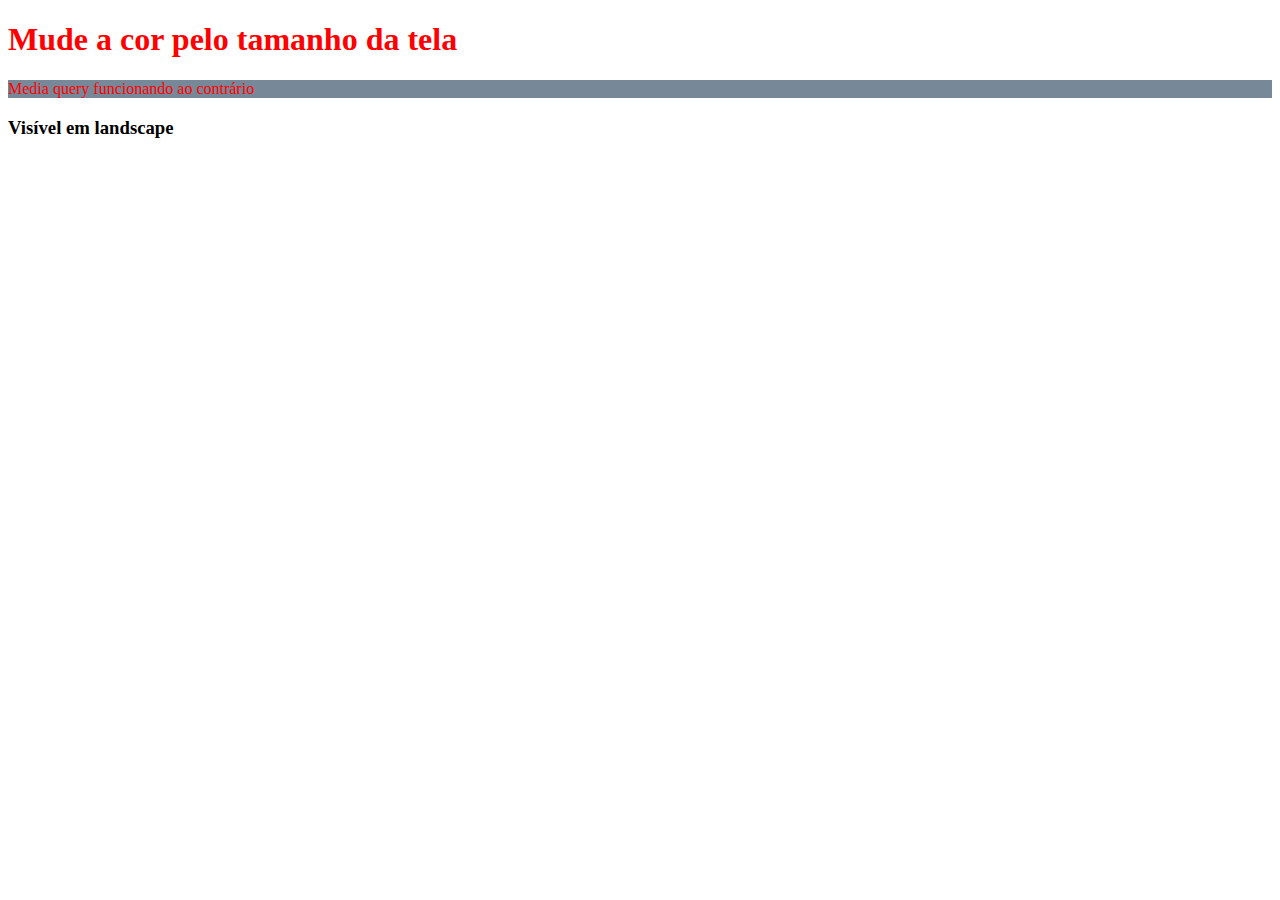
<file: 7_RESPONSIVIDADE/index.html>
<!DOCTYPE html>
<html lang="en">
<head>
    <meta charset="UTF-8">
    <meta name="viewport" content="width=device-width, initial-scale=1.0">
    <!-- 1 - Meta tag de responsividade -->
    <title>Responsividade</title>
    <link rel="stylesheet" href="css/styles.css">
</head>
<body>
    <!-- 2 - Media query -->
    <h1>Mude a cor pelo tamanho da tela</h1>
    <!-- 3 - min width -->
    <p>Media query funcionando ao contrário</p>
    <!-- 4 - landscape -->
    <h3>Visível em landscape</h3>
</body>
</html>
</file>
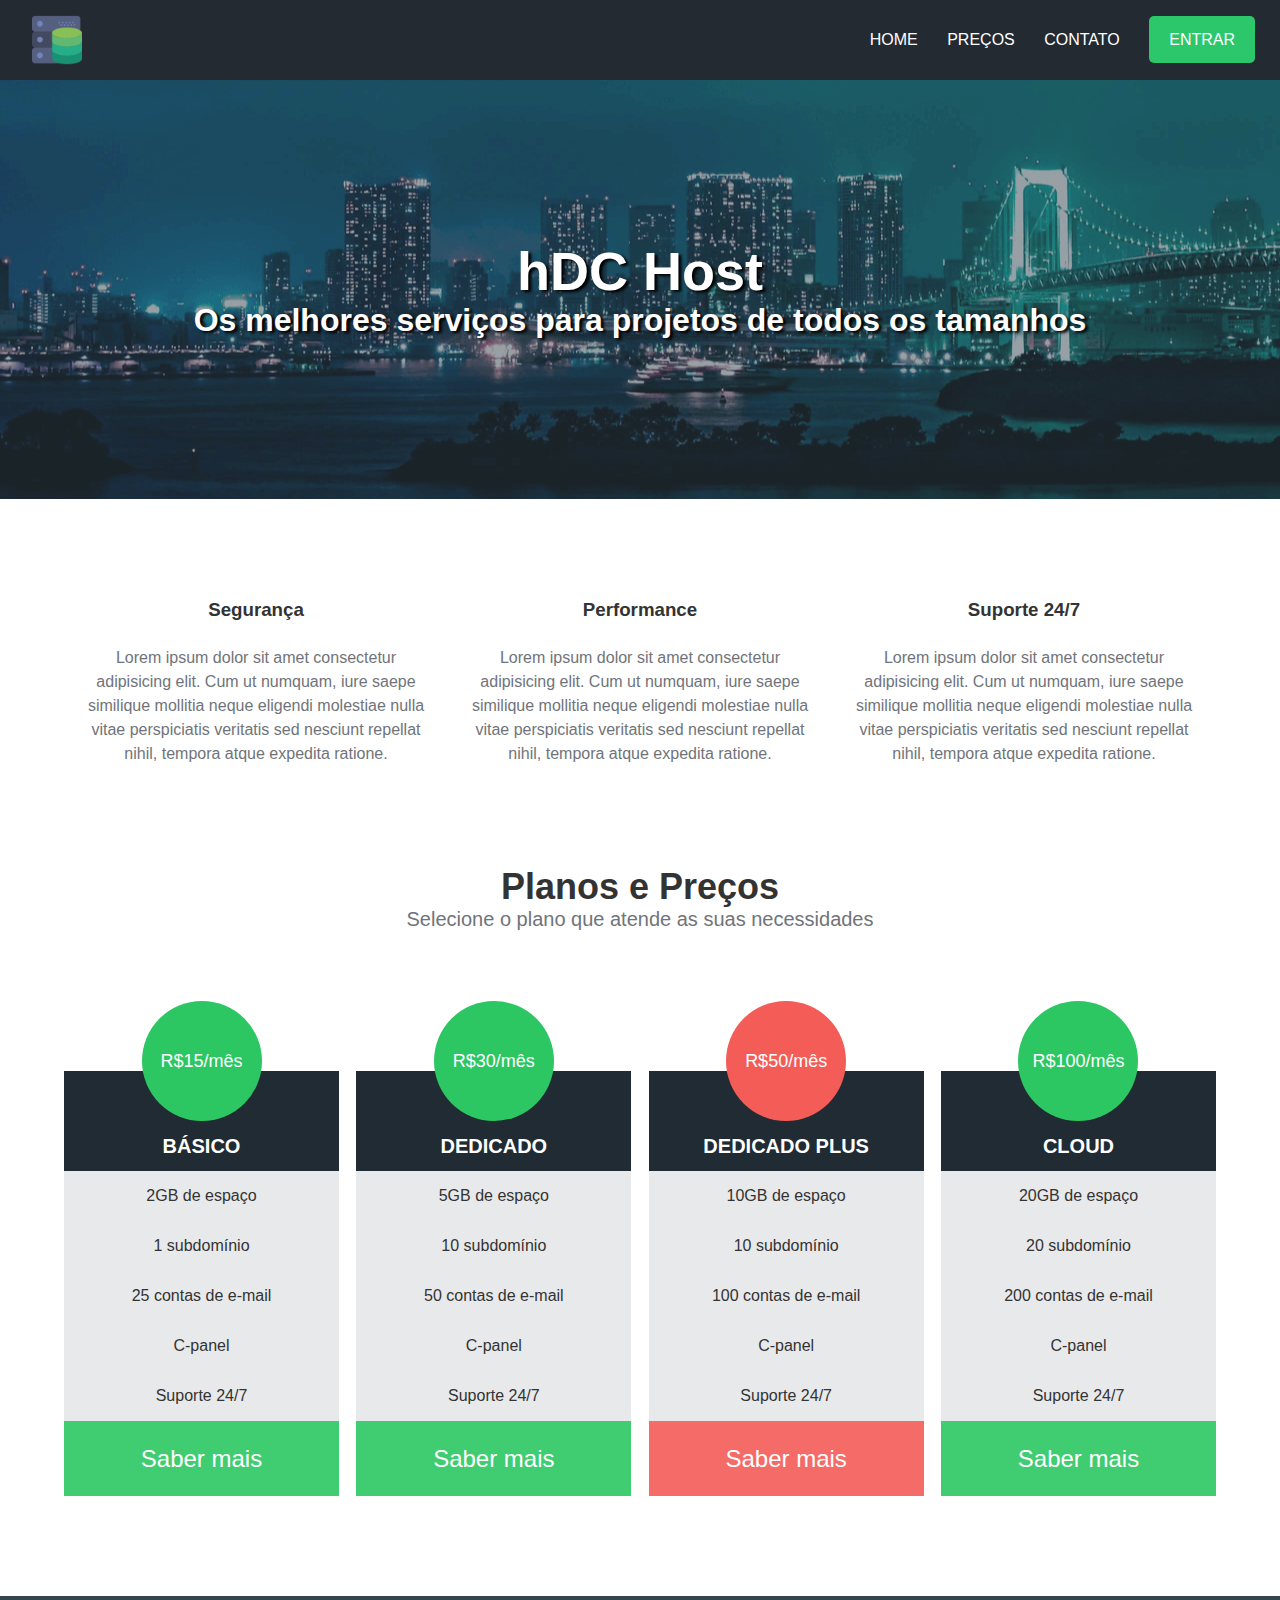
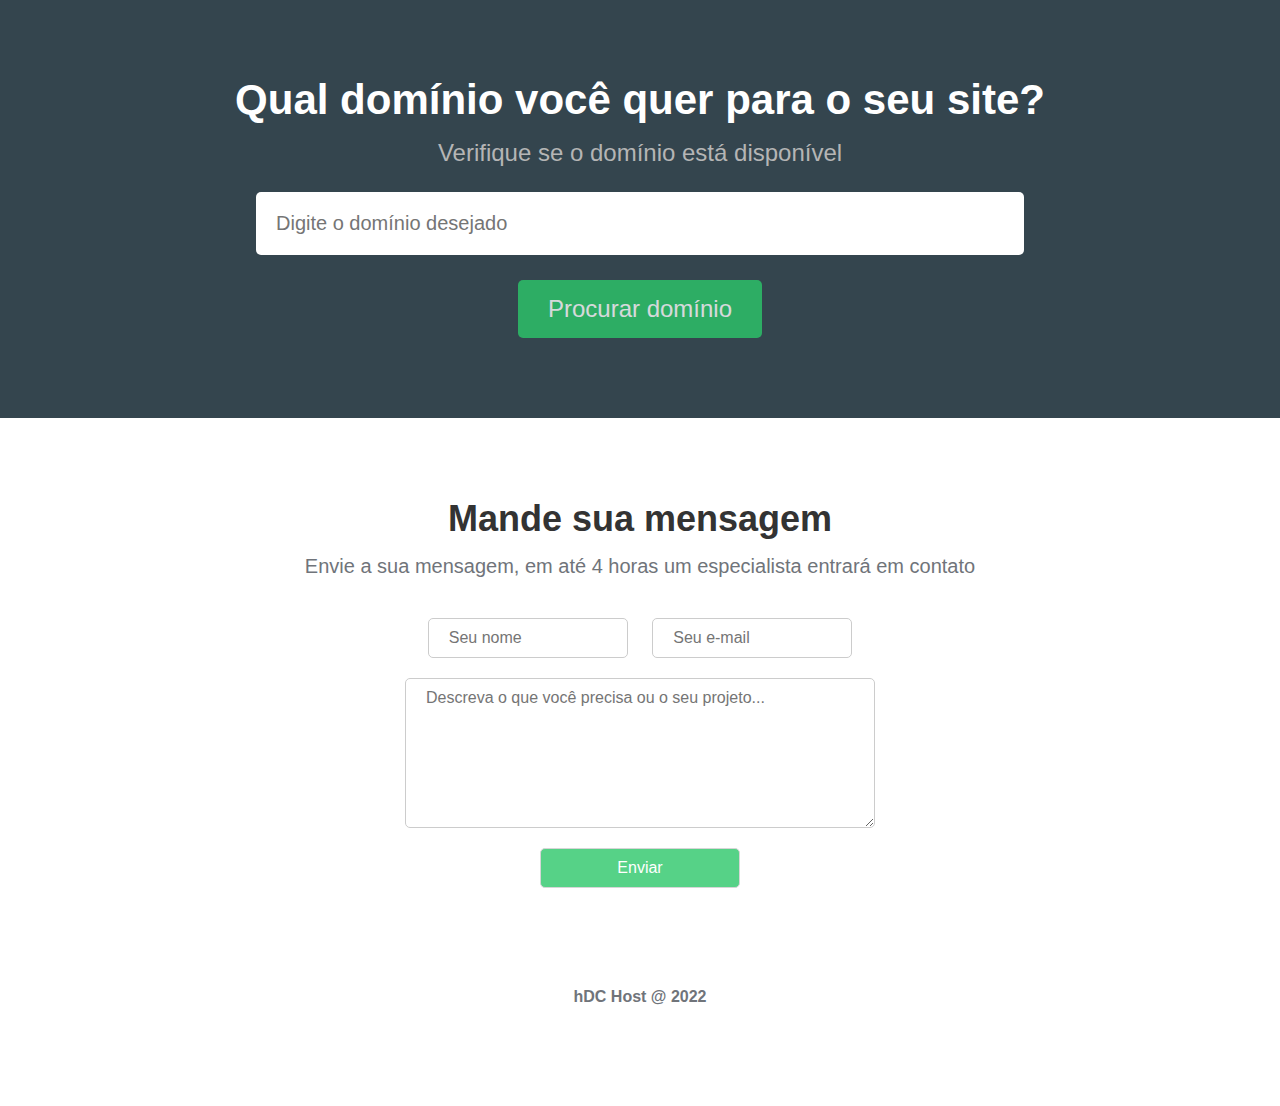
<file: 8_HDC_HOST/index.html>
<!DOCTYPE html>
<html lang="en">
<head>
    <meta charset="UTF-8">
    <meta name="viewport" content="width=device-width, initial-scale=1.0">
    <title>hDC Host</title>
    <!-- Ícones -->
    <link rel="stylesheet" href="https://cdnjs.cloudflare.com/ajax/libs/font-awesome/6.4.2/css/all.min.css" integrity="sha512-z3gLpd7yknf1YoNbCzqRKc4qyor8gaKU1qmn+CShxbuBusANI9QpRohGBreCFkKxLhei6S9CQXFEbbKuqLg0DA==" crossorigin="anonymous" referrerpolicy="no-referrer" />
    <!-- Estilos -->
    <link rel="stylesheet" href="css/styles.css">
</head>
<body>
    <div class="container">
        <div class="navbar-container">
            <nav>
                <a href="#">
                    <img src="img/hdchostlogo.png" alt="hDC Host" class="logo"/>
                </a>
                <ul class="navbar-items">
                    <li>
                        <a href="#">Home</a>
                    </li>
                    <li>
                        <a href="#">Preços</a>
                    </li>
                    <li>
                        <a href="#">Contato</a>
                    </li>
                    <li>
                        <a href="#" class="default-btn">Entrar</a>
                    </li>
                </ul>
            </nav>           
        </div>
        <main>
            <div class="main-banner">
                <h1>hDC Host</h1>
                <p>Os melhores serviços para projetos de todos os tamanhos</p>
            </div>
            <section class="services-container">
                <ul>
                    <li>
                        <i class="fas fa-shield-alt"></i>
                        <h3>Segurança</h3>
                        <p>Lorem ipsum dolor sit amet consectetur adipisicing elit. Cum ut numquam, iure saepe similique mollitia neque eligendi molestiae nulla vitae perspiciatis veritatis sed nesciunt repellat nihil, tempora atque expedita ratione.</p>
                    </li>
                    <li>
                        <i class="fas fa-rocket"></i>
                        <h3>Performance</h3>
                        <p>Lorem ipsum dolor sit amet consectetur adipisicing elit. Cum ut numquam, iure saepe similique mollitia neque eligendi molestiae nulla vitae perspiciatis veritatis sed nesciunt repellat nihil, tempora atque expedita ratione.</p>
                    </li>
                    <li>
                        <i class="fas fa-comments"></i>
                        <h3>Suporte 24/7</h3>
                        <p>Lorem ipsum dolor sit amet consectetur adipisicing elit. Cum ut numquam, iure saepe similique mollitia neque eligendi molestiae nulla vitae perspiciatis veritatis sed nesciunt repellat nihil, tempora atque expedita ratione.</p>
                    </li>
                </ul>
            </section>
            <section class="pricing-container">
                <h2>Planos e Preços</h2>
                <p>Selecione o plano que atende as suas necessidades</p>
                <div class="plans-container">
                    <div class="plan">
                        <ul>
                            <li class="price">R$15/mês</li>
                            <li class="plan-name">Básico</li>
                            <li>2GB de espaço</li>
                            <li>1 subdomínio</li>
                            <li>25 contas de e-mail</li>
                            <li>C-panel</li>
                            <li>Suporte 24/7</li>
                            <li class="plan-btn">Saber mais</li>
                        </ul>
                    </div>
                    <div class="plan">
                        <ul>
                            <li class="price">R$30/mês</li>
                            <li class="plan-name">Dedicado</li>
                            <li>5GB de espaço</li>
                            <li>10 subdomínio</li>
                            <li>50 contas de e-mail</li>
                            <li>C-panel</li>
                            <li>Suporte 24/7</li>
                            <li class="plan-btn">Saber mais</li>
                        </ul>
                    </div>
                    <div class="plan">
                        <ul>
                            <li class="price recommended">R$50/mês</li>
                            <li class="plan-name">Dedicado Plus</li>
                            <li>10GB de espaço</li>
                            <li>10 subdomínio</li>
                            <li>100 contas de e-mail</li>
                            <li>C-panel</li>
                            <li>Suporte 24/7</li>
                            <li class="plan-btn recommended">Saber mais</li>
                        </ul>
                    </div>
                    <div class="plan">
                        <ul>
                            <li class="price">R$100/mês</li>
                            <li class="plan-name">Cloud</li>
                            <li>20GB de espaço</li>
                            <li>20 subdomínio</li>
                            <li>200 contas de e-mail</li>
                            <li>C-panel</li>
                            <li>Suporte 24/7</li>
                            <li class="plan-btn">Saber mais</li>
                        </ul>
                    </div>
                </div>
            </section>
            <section class="searchdomain-container">
                <h2>Qual domínio você quer para o seu site?</h2>
                <p>Verifique se o domínio está disponível</p>
                <form>
                    <input type="text" name="domain" id="domain" placeholder="Digite o domínio desejado">
                    <input type="submit" value="Procurar domínio">
                </form>
            </section>
            <section class="contact-container">
                <h2>Mande sua mensagem</h2>
                <p>Envie a sua mensagem, em até 4 horas um especialista entrará em contato</p>
                <form>
                    <input type="text" name="name" id="name" placeholder="Seu nome">
                    <input type="email" name="email" id="email" placeholder="Seu e-mail">
                    <textarea name="message" id="message" placeholder="Descreva o que você precisa ou o seu projeto..."></textarea>
                    <input type="submit" value="Enviar">
            </section>
        </main>
        <footer>
            <p>hDC Host @ 2022</p>
        </footer>
    </div>
</body>
</html>
</file>
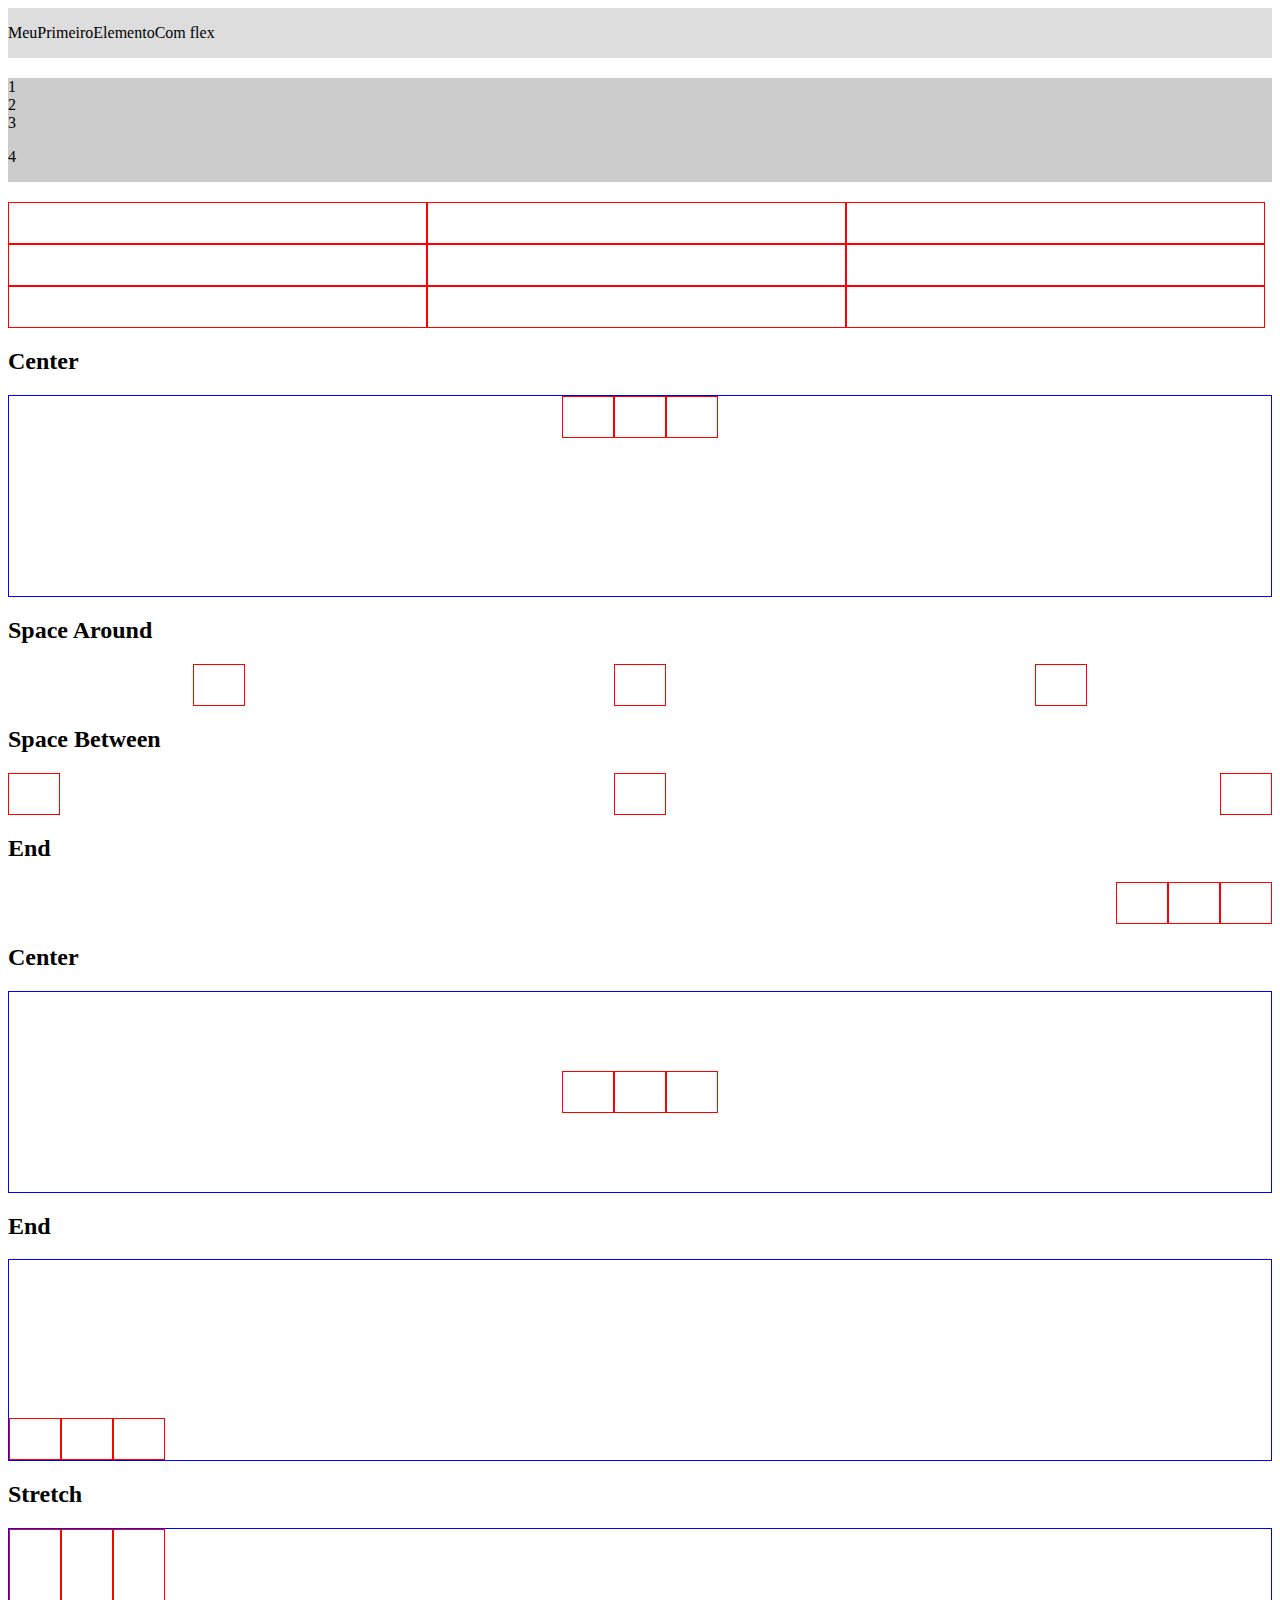
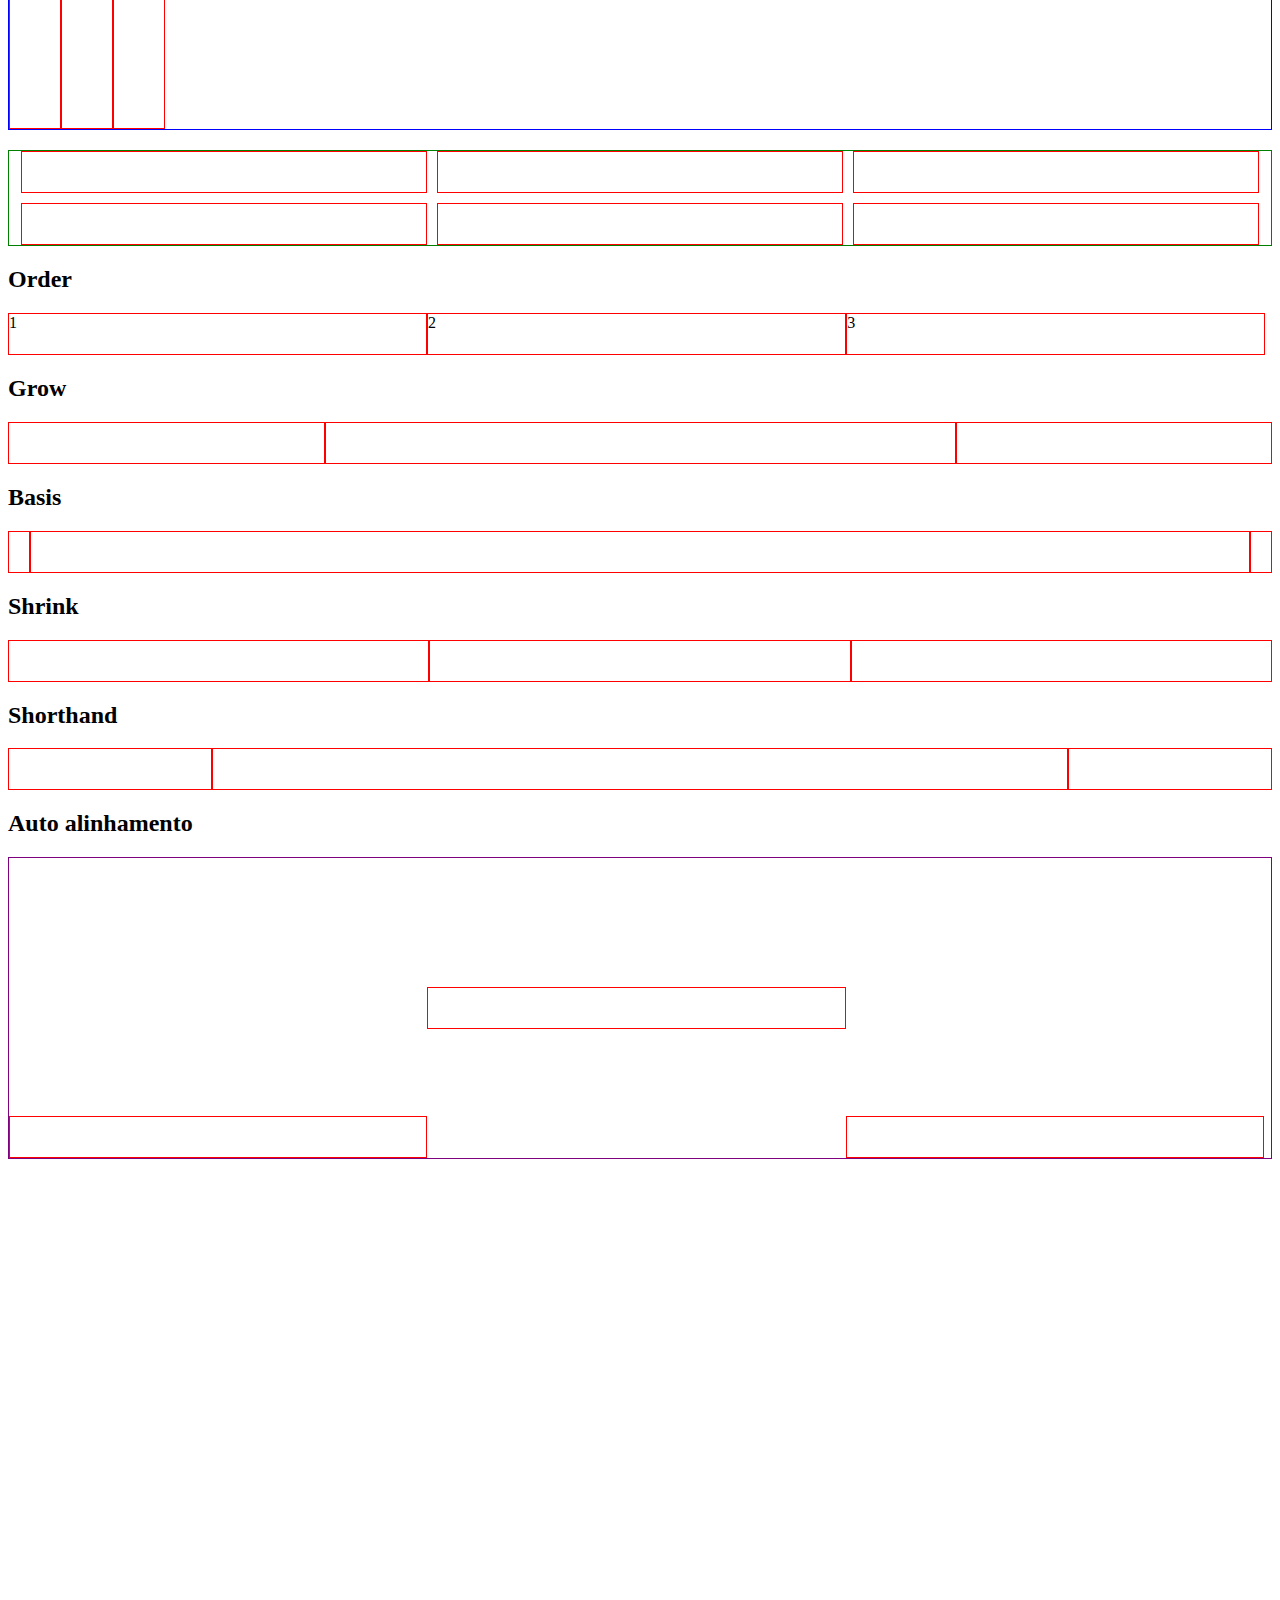
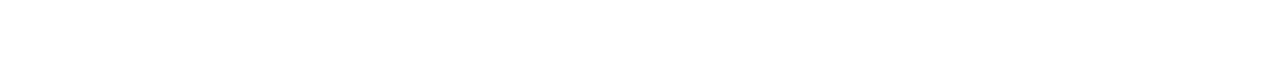
<file: FLEXBOX/index.html>
<!DOCTYPE html>
<html lang="en">
  <head>
    <meta charset="UTF-8" />
    <meta http-equiv="X-UA-Compatible" content="IE=edge" />
    <meta name="viewport" content="width=device-width, initial-scale=1.0" />
    <title>Flexbox</title>
    <link rel="stylesheet" href="css/styles.css" />
  </head>
  <body>
    <!-- 1 - flex -->
    <div class="flex">
      <p>Meu</p>
      <p>Primeiro</p>
      <p>Elemento</p>
      <p>Com flex</p>
    </div>
    <!-- 2 - column -->
    <div class="flex-column">
      <span>1</span>
      <span>2</span>
      <span>3</span>
      <p>4</p>
    </div>

    <!-- 3 - wrap -->
    <div class="wrap">
      <div class="box"></div>
      <div class="box"></div>
      <div class="box"></div>
      <div class="box"></div>
      <div class="box"></div>
      <div class="box"></div>
      <div class="box"></div>
      <div class="box"></div>
      <div class="box"></div>
    </div>

    <!-- 4 - justify content -->
    <h2>Center</h2>
    <div class="center">
      <div class="box"></div>
      <div class="box"></div>
      <div class="box"></div>
    </div>

    <h2>Space Around</h2>
    <div class="space-around">
      <div class="box"></div>
      <div class="box"></div>
      <div class="box"></div>
    </div>

    <h2>Space Between</h2>
    <div class="space-between">
      <div class="box"></div>
      <div class="box"></div>
      <div class="box"></div>
    </div>

    <h2>End</h2>
    <div class="end">
      <div class="box"></div>
      <div class="box"></div>
      <div class="box"></div>
    </div>

    <!-- 5 - align items -->
    <h2>Center</h2>
    <div class="align-center">
      <div class="box"></div>
      <div class="box"></div>
      <div class="box"></div>
    </div>

    <h2>End</h2>
    <div class="flex-end">
      <div class="box"></div>
      <div class="box"></div>
      <div class="box"></div>
    </div>

    <h2>Stretch</h2>
    <div class="stretch">
      <div class="box"></div>
      <div class="box"></div>
      <div class="box"></div>
    </div>

    <!-- 6 - gap -->
    <div class="gap">
      <div class="box"></div>
      <div class="box"></div>
      <div class="box"></div>
      <div class="box"></div>
      <div class="box"></div>
      <div class="box"></div>
    </div>

    <!-- 7 - order -->
    <h2>Order</h2>
    <div class="order">
      <div class="box" id="three">3</div>
      <div class="box" id="one">1</div>
      <div class="box" id="two">2</div>
    </div>

    <!-- 8 - grow -->
    <h2>Grow</h2>
    <div class="grow">
      <div class="box"></div>
      <div class="box big"></div>
      <div class="box"></div>
    </div>

    <!-- 9 - basis -->
    <h2>Basis</h2>
    <div class="basis">
      <div class="box"></div>
      <div class="box big"></div>
      <div class="box"></div>
    </div>

    <!-- 10 - shrink -->
    <h2>Shrink</h2>
    <div class="shrink">
      <div class="box"></div>
      <div class="box small"></div>
      <div class="box"></div>
    </div>

    <!-- 11 - flex shorthand -->
    <h2>Shorthand</h2>
    <div class="shorthand">
      <div class="box"></div>
      <div class="box different"></div>
      <div class="box"></div>
    </div>

    <!-- 12 - auto alinhamento -->
    <h2>Auto alinhamento</h2>
    <div class="auto-alignment">
      <div class="box"></div>
      <div class="box different"></div>
      <div class="box"></div>
    </div>
  </body>
</html>
</file>
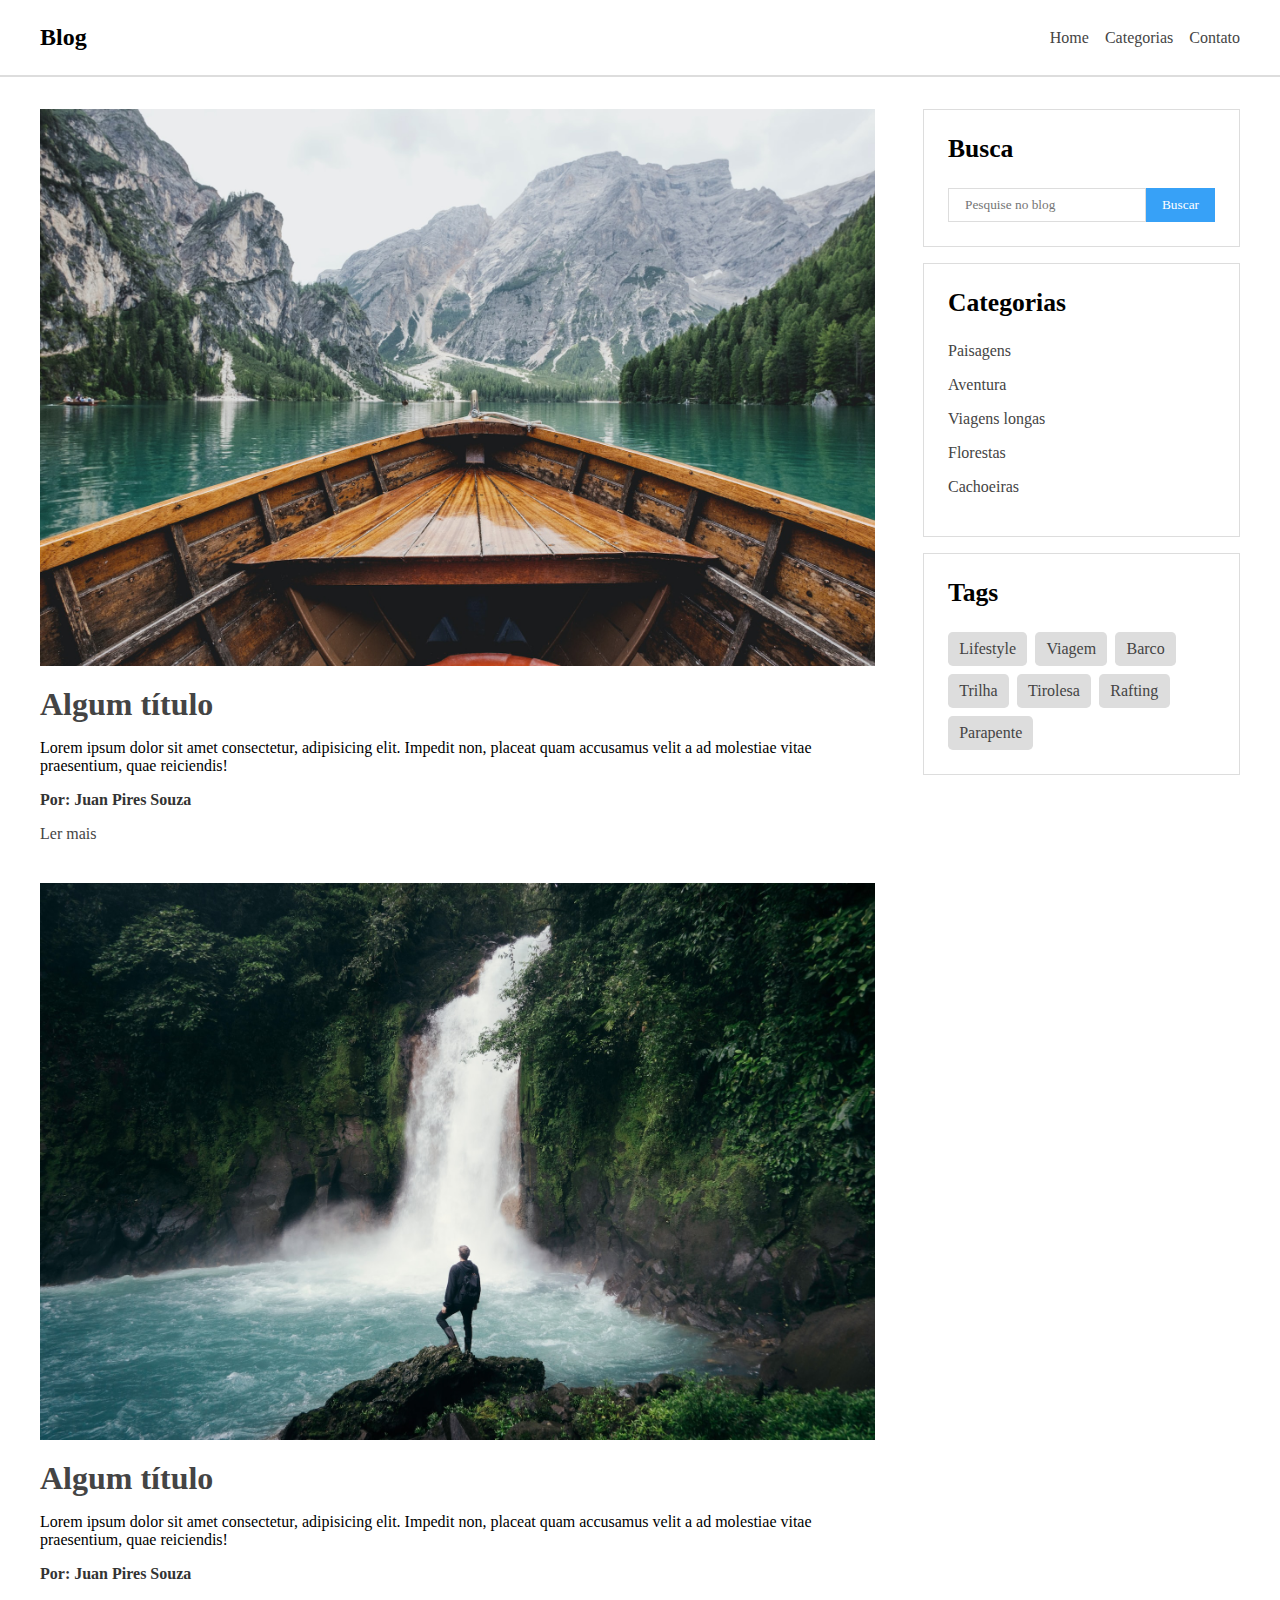
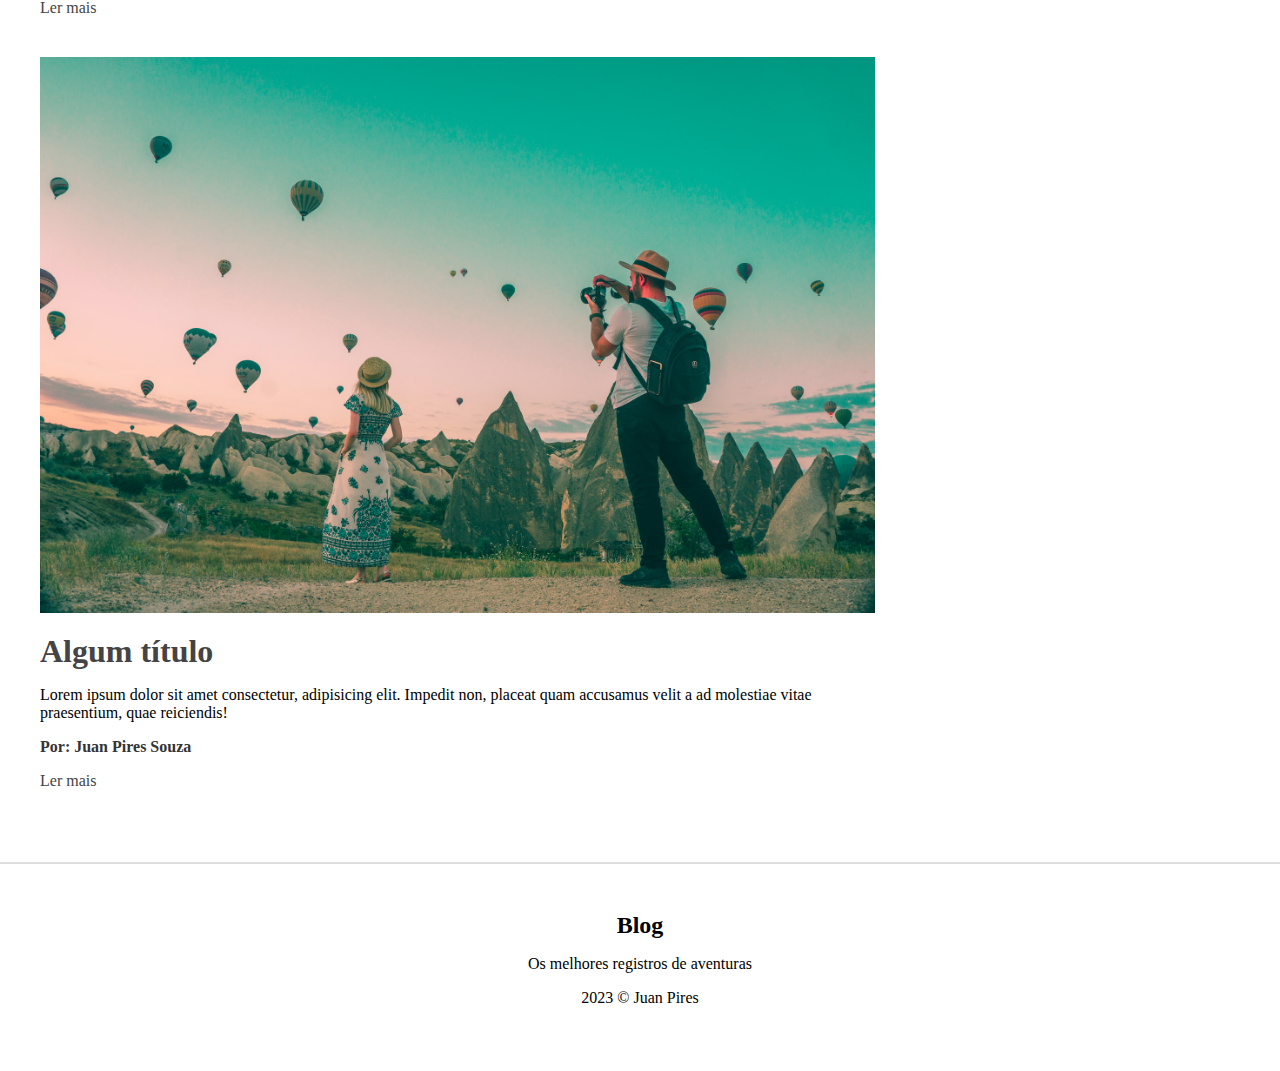
<file: HTML _SEMANTICO/index.html>
<!DOCTYPE html>
<html lang="en">
  <head>
    <meta charset="UTF-8" />
    <meta http-equiv="X-UA-Compatible" content="IE=edge" />
    <meta name="viewport" content="width=device-width, initial-scale=1.0" />
    <title>Blog Semântico</title>
    <link rel="stylesheet" href="css/styles.css" />
  </head>
  <body>
    <nav id="navbar">
      <div id="navbar-inner">
        <h2>Blog</h2>
        <ul id="nav-links">
          <li><a href="#">Home</a></li>
          <li><a href="#">Categorias</a></li>
          <li><a href="#">Contato</a></li>
        </ul>
      </div>
    </nav>
    <div class="container">
      <main id="posts-container">
        <article class="post">
          <img src="img/f1.jpg" alt="Passeio de barco" />
          <h3 class="title"><a href="#">Algum título</a></h3>
          <p class="description">
            Lorem ipsum dolor sit amet consectetur, adipisicing elit. Impedit
            non, placeat quam accusamus velit a ad molestiae vitae praesentium,
            quae reiciendis!
          </p>
          <p class="author">Por: Juan Pires Souza</p>
          <a href="#">Ler mais</a>
        </article>
        <article class="post">
          <img src="img/f2.jpg" alt="Cachoeira" />
          <h3 class="title"><a href="#">Algum título</a></h3>
          <p class="description">
            Lorem ipsum dolor sit amet consectetur, adipisicing elit. Impedit
            non, placeat quam accusamus velit a ad molestiae vitae praesentium,
            quae reiciendis!
          </p>
          <p class="author">Por: Juan Pires Souza</p>
          <a href="#">Ler mais</a>
        </article>
        <article class="post">
          <img src="img/f3.jpg" alt="Balões" />
          <h3 class="title"><a href="#">Algum título</a></h3>
          <p class="description">
            Lorem ipsum dolor sit amet consectetur, adipisicing elit. Impedit
            non, placeat quam accusamus velit a ad molestiae vitae praesentium,
            quae reiciendis!
          </p>
          <p class="author">Por: Juan Pires Souza</p>
          <a href="#">Ler mais</a>
        </article>
      </main>
      <aside id="sidebar">
        <section id="search-bar">
          <h4>Busca</h4>
          <form>
            <input type="text" placeholder="Pesquise no blog" />
            <input type="submit" value="Buscar" />
          </form>
        </section>
        <section id="categories">
          <h4>Categorias</h4>
          <nav>
            <ul>
              <li><a href="#">Paisagens</a></li>
              <li><a href="#">Aventura</a></li>
              <li><a href="#">Viagens longas</a></li>
              <li><a href="#">Florestas</a></li>
              <li><a href="#">Cachoeiras</a></li>
            </ul>
          </nav>
        </section>
        <section id="tags">
          <h4>Tags</h4>
          <div id="tags-container">
            <a href="#">Lifestyle</a>
            <a href="#">Viagem</a>
            <a href="#">Barco</a>
            <a href="#">Trilha</a>
            <a href="#">Tirolesa</a>
            <a href="#">Rafting</a>
            <a href="#">Parapente</a>
          </div>
        </section>
      </aside>
    </div>
    <footer id="footer">
      <h2>Blog</h2>
      <p>Os melhores registros de aventuras</p>
      <p>2023 © Juan Pires</p>
    </footer>
  </body>
</html>
</file>
<file: 10_CLONE_HOME_INSTA/css/styles.css>
/* GERAL */
* {
    margin: 0;
    padding: 0;
    box-sizing: border-box;
    font-family: Helvetica;
  }
  
  body {
    background-color: #fafafa;
  }
  
  /* CONTAINERS */
  #main-container {
    display: flex;
    margin-top: 30px;
  }
  
  #banner-container,
  #form-container {
    flex: 1 1 0;
    width: 50%;
  }
  
  #banner-container {
    text-align: right;
  }
  
  #banner-container img {
    width: 100%;
    margin-right: 15px;
    margin-top: 25px;
    max-width: 380px;
  }
  
  #form-container {
    text-align: center;
  }
  
  /* LOGIN FORM */
  #form-box {
    background-color: #fff;
    border: 1px solid #dbdbdb;
    width: 350px;
    margin-top: 30px;
  }
  
  #logo-insta {
    width: 175px;
    height: 51px;
    margin: 30px auto 12px;
  }
  
  #login-form {
    margin-top: 20px;
  }
  
  #login-form input {
    display: block;
    font-size: 12px;
    padding: 12px 9px;
    background-color: #fafafa;
    border: 1px solid #dbdbdb;
    border-radius: 3px;
    width: 268px;
    margin: 5px auto;
  }
  
  #login-form input[type="submit"] {
    background-color: #b2dffc;
    color: #fff;
    margin-top: 15px;
    border-radius: 5px;
    height: 30px;
    font-size: 13px;
    padding: 0;
    font-weight: bold;
  }
  
  /* SEPARADOR */
  .separator {
    position: relative;
  }
  
  .line {
    border-top: 1px solid #dbdbdb;
    width: 268px;
    margin: 25px auto 35px;
  }
  
  .separator span {
    position: absolute;
    text-transform: uppercase;
    color: #bbb;
    background-color: #fff;
    top: -6px;
    width: 50px;
    margin-left: -25px;
    font-size: 14px;
  }
  
  /* FACEBOOK LOGIN */
  #facebook-login {
    margin-bottom: 25px;
  }
  
  #facebook-login a {
    text-decoration: none;
    color: #385185;
    display: flex;
    align-items: center;
    justify-content: center;
  }
  
  #facebook-login img {
    width: 16px;
    height: 16px;
    margin-right: 8px;
  }
  
  #facebook-login span {
    font-weight: bold;
    font-size: 13px;
    margin-top: 1px;
  }

  #google-login{
    margin-bottom: 25px;
  }

  #google-login a{
    text-decoration: none;
    color: #000000;
    display: flex;
    align-items: center;
    justify-content: center;
  }

  #google-login img {
    width: 16px;
    height: 16px;
    margin-right: 8px;
  }

  #google-login span {
    font-weight: bold;
    font-size: 13px;
    margin-top: 1px;
  }

  
  /* FORGOT PASSWORD */
  #forgot-pass {
    margin-bottom: 20px;
    font-size: 12px;
  }
  
  #forgot-pass a {
    text-decoration: none;
    color: #373799;
  }
  
  /* REGISTER */
  #register-container {
    background-color: #fff;
    border: 1px solid #dbdbdb;
    width: 350px;
    margin-top: 10px;
    padding: 25px;
  }
  
  #register-container p {
    font-size: 14px;
    color: #262626;
  }
  
  #register-container a {
    color: #4a95f6;
    font-weight: bold;
    text-decoration: none;
  }
  
  /* GET APP */
  #get-app-container {
    text-align: center;
    width: 350px;
  }
  
  #get-app-container p {
    margin: 20px 0;
    font-size: 13px;
  }
  
  #get-app-container a {
    text-decoration: none;
  }
  
  #get-app-container img {
    width: 136px;
    height: 40px;
  }
  
  /* FOOTER */
  footer {
    text-align: left;
    width: 1000px;
    margin: 50px auto;
    display: flex;
    flex-direction: column;
    justify-content: center;
    align-items: center;
  }
  
  footer #footer-links {
    display: flex;
    list-style: none;
  }
  
  #footer-links li {
    margin-right: 10px;
  }
  
  #footer-links a,
  #copyright {
    text-decoration: none;
    color: #8e8e8e;
    font-size: 12px;
  }
  
  #copyright {
    margin-top: 10px;
  }
  
  /* MOBILE */
  @media (max-width: 450px) {
    body {
      background-color: #fff;
    }
  
    #banner-container {
      display: none;
    }
  
    #main-container,
    #form-box {
      margin-top: 0;
    }
  
    #form-container,
    #form-box,
    #register-container,
    #get-app-container {
      width: 100%;
      border: none;
    }
  
    footer {
      width: 90%;
    }
  
    #footer-links {
      flex-wrap: wrap;
      justify-content: center;
    }
  
    #footer-links {
      margin-bottom: 10px;
    }
  }
</file>
<file: 3_CSS/CSS/styles.css>
/* 4 - external */
body {
    padding-bottom: 500px;
}

h3 {
    color: green;
}

/* p{
    color: blueviolet
} */

/* Comentário */

/* comentário */

/* Classes */

.paragraph {
    background-color: #000;
    color: aqua;
    padding: 5px;    
}

/* ids */
#exclusive-title {
    background-color: purple;
    color: yellow;
    padding: 10px;
    font-size: 40px;
}

/* ordem das regras */

h2 {
    border-bottom: 2px solid red;
}

.titulo {
    border-bottom: 3px solid blue;
}

#algum-titulo {
    border-bottom: 4px solid green  ;
}

/* Nome de cores */

.color-name {
    color: crimson;
}

/* Hex */

.hex {
    color: #55a398;
}

.hex-2 {
    color: #1c8a94;
}

/* Aprofundando em hex */

.simple-hex {
    color: #333;
}

.simple-hex-2 {
    color: #a5f ;
}

/* RGB */

.rgb {
    color: rgb(255, 0 , 0);
}

.mixed-rgb {
    color: rgb(199,21,47 );
}

/* RGBA */
.rgba {
    color: rgba(222, 444, 333,  0.7);
}

/* Background */

.bg {
    background-color: #000;
    color: yellow;
}

.bg-2 {
    background-color: rgb(200, 20, 40);
    color: #00eaff;
}

/* Background Opacity */
.bg-opacity {
    background-color: green;
    opacity: 0.2;
}

.bg-opacity-2 {
    background-color: #999;
    opacity: 0.8;
}

/* Padding */
.without-padding,
.padding {
    background-color: #111;
    color: #fff;
}

.padding{
    background-color: #333;
    padding: 20px;
}

/* Padding individual */

.padding-individual{
    background-color: #222;
    color: #fff;
    padding-top: 5px;
    padding-left: 10px;
    padding-right: 20px;
    padding-bottom: 40px;
}

/* Shorthand Padding */
.shorthand-padding {
    background-color: #444;
    padding: 6px 12px 18px 24px; 
}

.shorthand-padding-2 {
    background-color: #555 ;
    padding: 10px 20px;
}

.without-border-box {
    background-color: #444;
    color: #fff;
    width: 400px;
    padding: 50px;
}

.border-box {
    background-color: #666;
    color: #fff;
    width: 400px;
    padding: 50px;
    box-sizing: border-box;
}

/* Border */
.border {
    border: 5px solid red;
    padding: 10px;
}

.border-2 {
    border: 2px dotted #931;
    padding: 25px;
}

/* Borda individual */
.border-left {
    border-left: 3px solid red;
    background-color: #222;
    padding: 25px;
}

.border-bottom {
    border-bottom: 5px double #399;
    background-color: #222;
    padding: 20px;
}

/* Borda arredondada */
.rounder-p{
    border: 4px solid blue;
    background-color: #000;
    color: blue;
    padding: 15px;
    border-radius: 15px;
}

.rounder-p-2 {
    background-color: #000;
    color: blue;
    padding: 15px;
    border-radius: 25px;
}

/* Margem */

.margem {
    margin: 10px;
    background-color: #222;
}

.margem-top {
    margin-top: 50px;
    background-color: #444;
    padding: 10px;
}

.margem-shorthand {
    background-color: #666;
    margin: 5px 10px 15px 20px;
}

/* Box model */

.box-model {
    margin: 20px;
    padding: 15px 25px;
    border: 3px solid #845;
    border-radius: 7px;
    width: 200px;
    height: 400px;
}

/* desafio */
#Desafio {
    background-color: yellow;
    padding: 15px;
    margin: 20px;
    border: 5px solid #459;
    outline: 5px solid green;
}

.Text-desafio {
    background-color: #999;
    color: #fff;
    border: none;
}

/* Fonts */

.serfi {
       font-family: Georgia;
}

.sans-serif {
    font-family: Helvetica;
}

.cursive {
    font-family: cursive;
}

.fantasy {
    font-family: fantasy;
}

/* Text Style */

.italic {
    font-style: italic;
}

.oblique {
    font-style: oblique;
}

/* font weight */

.thin, .bold, .bolder {
    font-family: Helvetica;
}

.thin {
    font-weight: 100;   
}

.bold {
    font-weight: 600;   
}

.bolder {
    font-weight: 900;   
}

/* Display */

.inline-box {
    width: 50px;
    height: 50px;
    background-color: #4f8;
    margin: 10px;
    display: inline-block;
}

.block {
    background-color: #333;
    display: block;
    margin: 10px;
}

/* Escondendo elemento */

.invisible {
    display: none;
}

/* static */

.static {
    position: static;
    background-color: #391;
    color: #fff;
    width: 100px;
    height: 100px;
}

.relative {
    position: relative;
    background-color: #224;
    color: #fff;
    width: 100px;
    height: 100px;
    top: 100px;
    left: 100px;
}

.absolute {
    position: absolute;
    background-color: #964;
    color: #fff;
    width: 100px;
    height: 100px;
    top: 2px;
    right: 2px;
}

/* Absolute */
.relative-container {
    width: 300px;
    height: 300px;
    border: 1px solid red;
    margin-top: 120px;
    position: relative;
}

.absolute-1, .absolute-2{
    width: 50px;
    height: 50px;
    background-color: #422;
    position:absolute;
}

.absolute-1 {
    top: 10px;
    left: 10px;
}

.absolute-2 {
    bottom: 10px;
    right: 10px;
}

/* Fixed */

.fixed {
    width: 100px;
    height: 100px;
    background-color: #851;
    border: 1px solid blue;
    position: fixed;
    top: 50px;
    right: 100px;
}

/* sticky */

.sticky {
    width: 100px;
    height: 100px;
    background-color: #994;
    border: 1px solid green;
    position: sticky;
    top: 10px;
}

.absolute-3, 
.absolute-4,
.absolute-5 {
    width: 50px;
    height: 50px;
    background-color: #123;
    position:absolute;
}

.absolute-3 {
    top: 0;
    left:0;
    z-index: 3;
}

.absolute-4 {
    top: 10px;
    left: 10px;
    background-color: #246;
    z-index: 20;
}

.absolute-5 {
    top: 40px;
    left: 40px;
    background-color: #453;
    z-index: 1;
}
</file>
<file: 3_CSS/CSS/list.css>
ul{
    border: 1px solid blue;
    padding: 10px;
}

li{
    color: darkblue;
}
</file>
<file: 3_CSS/CSS/title.css>
h4{
    color: chocolate;
    border: 1px solid red;
    padding: 20px
}
</file>
<file: 4_TRIBUTO/css/styles.css>
html {
    font-family: Helvetica;
    background-color: #ddd;
  }
  
  .container {
    max-width: 1100px;
    background-color: #fff;
    position: relative;
    margin: 50px auto;
    padding: 20px 50px;
  }
  
  .bold {
    font-weight: bold;
  }
  
  /* header */
  .header {
    text-align: center;
  }
  
  .main-title {
    font-size: 40px;
  }
  
  .main-paragraph {
    font-style: italic;
  }
  
  /* Imagem destaque */
  .featured-image {
    text-align: center;
    margin-top: 30px;
  }
  
  /* Biografia */
  .biography-container {
    padding: 25px 0;
    margin: 25px 0;
    border-top: 1px dashed #ddd;
    border-bottom: 1px dashed #ddd;
  }
  
  /* Quotes */
  .quotes-container {
    background-color: #ddd;
    padding: 30px;
  }
  
  .quotes-container blockquote {
    font-weight: bold;
    font-size: 30px;
  }
  
  .quotes-container p {
    font-style: italic;
  }
  
  /* Curiosidades */
  .curiosities-container {
    padding: 25px 0;
    margin: 25px 0;
    border-top: 1px dashed #ddd;
    border-bottom: 1px dashed #ddd;
  }
  
  .curiosities-container li {
    height: 30px;
  }
  
  /* Imagem bold */
  .img-bold {
    font-weight: bold;
    text-align: center;
  }
</file>
<file: 5_FORM/css/styles.css>
body {
    padding-bottom: 500px;
}

div {
    margin-bottom: 10px;
}

div input,
div label {
    display: block;
}

.radio label,
.radio input,
.radio span{
    display: inline-block;
}
</file>
<file: 7_RESPONSIVIDADE/css/styles.css>
/* 2 - media query */
h1 {
    color: red;
}

@media screen and (max-width: 500px) {
    h1 {
        color: blue;
    }
}

/* min-width */
p {
    background-color: red;
    color: #000;
}
@media screen and (min-width: 800px) {
    p {
        background-color: #789;
        color: red;
    }
}

/* landscape */
h3 {
    display: none;
}

@media screen and (orientation: landscape) {
    h3 {
        display: block;
    }
}
</file>
<file: 8_HDC_HOST/css/styles.css>
/* Geral */

 * {
    margin: 0;
    padding: 0;
    font-family: Helvetica;
    box-sizing: border-box;
 }

h1, h2, h3 {
    color: #333;
}

p {
    color: #70747a;
}

/* Navbar */
.navbar-container {
    width: 100%;
    height: 80px;
    background-color: #232a31;
    padding: 0 2rem;
}

.nav {
    position: relative;
}

.logo {
    width: 50px;
    margin-top: 15px;
}

.navbar-items {
    position: absolute;
    right: 0;
    height: 80px;
    line-height: 80px;
    margin: 0;
    display: inline-block;
}

.navbar-items li {
    display: inline-block;
    text-transform: uppercase;
    margin-left: 25px;
}

.navbar-items a {
    color: #fff;
    text-decoration: none;
    transition: 0.5s;
}

.navbar-items a:hover {
    color: #ccc;
}

.default-btn {
    padding: 15px 20px;
    margin-right: 25px;
    background-color: #2cc76a ;
    border-radius: 5px;
}


.navbar-items .default-btn:hover {
    background-color: #22bb5f;
    color: #fff;
}

/* main banner */
.main-banner {
    background-image: url("../img/mainbanner.png");
    background-image: cover;
    background-position: center;
    padding: 10rem 0;
}

.main-banner h1,
.main-banner p {
    color: #fff;
    text-align: center;
    font-weight: bold;
    text-shadow: #000 3px 2px 3px;
}

.main-banner h1 {
    font-size: 54px;
}

.main-banner p {
    font-size: 32px;
}

/* Services / Benefícios */
.services-container {
    padding: 5rem 0;
}

.services-container ul {
    display: flex;
    width: 90%;
    margin: 0 auto;
}

.services-container li {
   flex: 1 1 200px;
   list-style: none;
   text-align: center;
   padding: 20px;
}

.fas {
    font-size: 60px;
    margin-bottom: 15px;
}

.fa-shield-alt {
    color: #2cc76a;
}

.fa-rocket {
    color: #ef3f29;
}

.fa-comments {
    color: #ef8f29;
}

.services-container h3 {
    margin-bottom: 25px;
}

.services-container p {
    line-height: 24px;
}

/* prices and plans */
.pricing-container {
    padding-bottom: 5rem;
    text-align: center;
}

.pricing-container h2 {
    font-size: 36px;
    margin-top: 0;
}

.pricing-container p {
    font-size: 20px;
}

.plans-container {
    display: flex;
    justify-content: space-between;
    width: 90%;
    margin: 50px auto 0;
}

.plan {
    flex: 1;
    max-width: 275px;
    margin: 20px 0;
}

.plan ul {
    padding: 0;
}

.plan li {
    list-style: none;
    height: 50px;
    line-height: 50px;
    background-color: #e8e9ea;
    color: #333;
}

.plan .price {
    width: 120px;
    height: 120px;
    border-radius: 50%;
    background-color: #2cc762;
    color: #fff;
    text-align: center;
    line-height: 120px;
    margin: 0 auto -50px;
    font-size: 18px;
    position: relative;
}

.plan .plan-name {
    text-transform: uppercase;
    font-size: 20px;
    font-weight: bold;
    color: #fff;
    background-color: #202b34;
    padding: 50px 0;
}

.plan .plan-btn {
    background-color: #2cc762;
    color: #fff;
    font-size: 24px;
    height: 75px;
    line-height: 75px;
    cursor: pointer;
    opacity: 0.9;
}
.plan .plan-btn:hover {
    opacity: 1;
}

.plan .recommended {
    background-color: #f45c57;
    opacity: 0,9;
}

.plan .recommended:hover {
    opacity: 1;
}

/* search domain */
.searchdomain-container {
    background-color: #34454e;
    text-align: center;
    padding: 5rem 0;
}

.searchdomain-container h2 {
    color: #fff;
    font-size: 42px;
    margin-bottom: 15px;
}

.searchdomain-container p {
    color: #b5b5b5;
    font-size: 24px;
    margin-bottom: 25px;
}

.searchdomain-container input {
    display: block;
    border: none;
    border-radius: 5px;
    margin: 0 auto;
}

.searchdomain-container input[type="text"] {
    width: 60%;
    padding: 20px;
    font-size: 20px;
    margin-bottom: 25px;
}

.searchdomain-container input[type="submit"] {
    background-color: #2cc76a;
    padding: 15px 30px;
    color: #fff;
    font-size: 24px;
    cursor: pointer;
    opacity: 0.8;
}

.searchdomain-container input[type="submit"]:hover {
    opacity: 1;
}

/* contact form */
.contact-container {
    text-align: center;
    padding: 5rem 0;
}

.contact-container h2 {
    font-size: 36px;
    margin-bottom: 15px;
}

.contact-container p {
    font-size: 20px;
    margin-bottom: 40px;
}

.contact-container input,
.contact-container textarea {
    width: 200px;
    padding: 10px 20px;
    font-size: 16px;
    border-radius: 5px;
    border: 1px solid #ccc;
    margin: 0 10px 20px;
}

.contact-container textarea {
    display: block;
    margin: 0 auto 20px;
    width: 470px;
    height: 150px;
}

.contact-container input[type="submit"] {
    display: block;
    margin: 0 auto;
    background-color: #2cc76a;
    color: #fff;
    cursor: pointer;
    opacity: 0.8;
}

.contact-container input[type="submit"]:hover {
    opacity: 1;
}

/* Footer */
footer {
    text-align: center;
    font-weight: bold;
    margin:20px 0 100px;
}
</file>
<file: FLEXBOX/css/styles.css>
body {
    padding-bottom: 500px;
  }
  
  /* 1 - flex */
  .flex {
    display: flex;
    background-color: #ddd;
    margin-bottom: 20px;
  }
  
  /* 2 - flex column */
  .flex-column {
    display: flex;
    flex-direction: column;
    background-color: #ccc;
    margin-bottom: 20px;
  }
  
  /* 3 - wrap */
  .wrap {
    display: flex;
    flex-wrap: wrap;
    margin-bottom: 20px;
  }
  
  .box {
    height: 40px;
    width: 33%;
    border: 1px solid red;
  }
  
  /* 4 - justify content */
  .center,
  .space-around,
  .space-between,
  .end {
    display: flex;
    margin-bottom: 20px;
  }
  
  .center .box,
  .space-around .box,
  .space-between .box,
  .end .box {
    width: 50px;
  }
  
  .center {
    justify-content: center;
  }
  
  .space-around {
    justify-content: space-around;
  }
  
  .space-between {
    justify-content: space-between;
  }
  
  .end {
    justify-content: end;
  }
  
  /* align items */
  .center,
  .align-center,
  .flex-end,
  .stretch {
    display: flex;
    margin-bottom: 20px;
    height: 200px;
    border: 1px solid blue;
  }
  
  .align-center .box,
  .flex-end .box,
  .stretch .box {
    width: 50px;
  }
  
  .align-center {
    align-items: center;
    justify-content: center;
  }
  
  .flex-end {
    align-items: flex-end;
  }
  
  .stretch {
    align-items: stretch;
  }
  
  .stretch .box {
    height: auto;
  }
  
  /* gap */
  .gap {
    display: flex;
    flex-wrap: wrap;
    justify-content: center;
    border: 1px solid green;
    gap: 10px;
  }
  
  .gap .box {
    width: 32%;
  }
  
  /* order */
  .order {
    display: flex;
  }
  
  #one {
    order: 1;
  }
  
  #two {
    order: 2;
  }
  
  #three {
    order: 3;
  }
  
  /* grow */
  .grow {
    display: flex;
  }
  
  .grow .box {
    flex: 1;
  }
  
  .grow .big {
    flex: 2;
  }
  
  /* basis */
  .basis {
    display: flex;
  }
  
  .basis .box {
    flex-basis: 20px;
  }
  
  .basis .big {
    flex-grow: 1;
  }
  
  /* shrink */
  .shrink {
    display: flex;
  }
  
  .shrink .box {
    flex-grow: 1;
    flex-shrink: 1;
    flex-basis: 250px;
    width: auto;
  }
  
  .shrink .small {
    flex-shrink: 2;
  }
  
  /* shorthand */
  .shorthand {
    display: flex;
  }
  
  .shorthand .box {
    width: auto;
    flex: 1 1 50px;
  }
  
  .shorthand .different {
    flex: 3 1 400px;
  }
  
  .auto-alignment {
    height: 300px;
    display: flex;
    align-items: flex-end;
    border: 1px solid purple;
  }
  
  .auto-alignment .different {
    align-self: center;
  }
</file>
<file: HTML _SEMANTICO/css/styles.css>
/* Geral */
* {
    padding: 0;
    margin: 0;
    font-family: Georgia;
  }
  
  ul {
    list-style: none;
  }
  
  a {
    text-decoration: none;
    color: #444;
    transition: 0.4s;
  }
  
  a:hover {
    color: #37a1f7;
  }
  
  /* Navbar */
  #navbar {
    padding: 1.5rem 2.5rem;
    border-bottom: 2px solid #ddd;
  }
  
  #navbar-inner {
    display: flex;
    justify-content: space-between;
    align-items: center;
    max-width: 1200px;
    margin: 0 auto;
  }
  
  #nav-links {
    display: flex;
    gap: 1rem;
  }
  
  /* conteúdo principal */
  .container {
    display: flex;
    padding: 2rem 2.5rem;
    gap: 3rem;
    max-width: 1200px;
    margin: 0 auto;
  }
  
  #posts-container {
    flex: 3 1 0;
  }
  
  .post {
    margin-bottom: 2.5rem;
  }
  
  .post img {
    width: 100%;
    margin-bottom: 1rem;
  }
  
  .title,
  .description,
  .author {
    margin-bottom: 1rem;
  }
  
  .title {
    font-size: 2rem;
  }
  
  .author {
    color: #333;
    font-weight: bold;
  }
  
  /* barra lateral */
  #sidebar {
    flex: 1 1 0;
  }
  
  #search-bar,
  #categories,
  #tags {
    padding: 1.5rem;
    border: 1px solid #ddd;
    margin-bottom: 1rem;
  }
  
  #search-bar h4,
  #categories h4,
  #tags h4 {
    margin-bottom: 1.5rem;
    font-size: 1.6rem;
  }
  
  #search-bar form {
    display: flex;
  }
  
  #search-bar input {
    padding: 0.5rem 1rem;
    border: 1px solid #ddd;
  }
  
  #search-bar input[type="submit"] {
    cursor: pointer;
    background-color: #37a1f7;
    color: #fff;
    border: none;
  }
  
  #categories li {
    margin-bottom: 1rem;
  }
  
  #tags-container {
    display: flex;
    flex-wrap: wrap;
    gap: 0.5rem;
  }
  
  #tags-container a {
    background-color: #ddd;
    padding: 0.5rem 0.7rem;
    border-radius: 0.3rem;
  }
  
  /* Rodapé */
  #footer {
    border-top: 2px solid #ddd;
    padding: 3rem;
    text-align: center;
  }
  
  #footer h2,
  #footer p {
    margin-bottom: 1rem;
  }
  
  /* Responsivo */
  @media (max-width: 450px) {
    .container {
      flex-wrap: wrap;
    }
  }
</file>
<file: 6_FORM_PROJECT/css/styles.css>
/* reset */
* {
    margin: 0;
    padding: 0;
    font-family: Arial, Helvetica, sans-serif;
  }
  
  body {
    background-color: #f0ebf8;
  }
  
  h1,
  h2,
  h3,
  h4,
  h5 {
    color: #333;
  }
  
  p,
  label {
    color: #444;
  }
  
  input {
    border: none;
    border-bottom: 1px solid #ccc;
    padding: 10px 0;
  }
  
  input[type="text"],
  input[type="number"],
  input[type="date"],
  input[type="file"],
  textarea {
    width: 400px;
  }
  
  textarea {
    padding: 10px 5px;
  }
  
  /* page header */
  .header {
    height: 160px;
    padding: 20px;
    background-color: #673ab7;
  }
  
  .header h3 {
    color: #fff;
    margin-top: 0;
  }
  
  /* form container */
  .form-container {
    background-color: #fdfdfd;
    width: 60%;
    margin: 0 auto;
    position: relative;
    top: -62px;
  }
  
  /* form header */
  .form-header {
    border-bottom: 1px solid #dfdfdf;
    height: 45px;
  }
  
  .form-header p {
    color: #673ab7;
    border-bottom: 2px solid #673ab7;
    width: 100px;
    text-align: center;
    margin: 0 auto;
    text-transform: uppercase;
    height: 45px;
    line-height: 45px;
  }
  
  /* form body */
  .form-body {
    padding: 30px;
  }
  
  .form-title {
    margin-bottom: 15px;
  }
  
  .form-body p {
    margin-bottom: 20px;
  }
  
  .required-field {
    color: #d80835;
  }
  
  .box-input {
    margin-bottom: 35px;
  }
  
  .block {
    display: block;
  }
  
  .optional-box {
    display: inline-block;
    margin: 0 30px 30px 0;
  }
  
  .optional-list li {
    list-style: none;
    margin-bottom: 5px;
  }
  
  .box-input p {
    margin-bottom: 15px;
  }
  
  .btn-submit {
    background-color: #673ab7;
    color: #fff;
    border: 2px solid transparent;
    width: 150px;
    height: 50px;
    cursor: pointer;
    text-transform: uppercase;
    transition: 0.5s;
  }
  
  .btn-submit:hover {
    background-color: #fff;
    border-color: #673ab7;
    color: #673ab7;
  }
</file>
